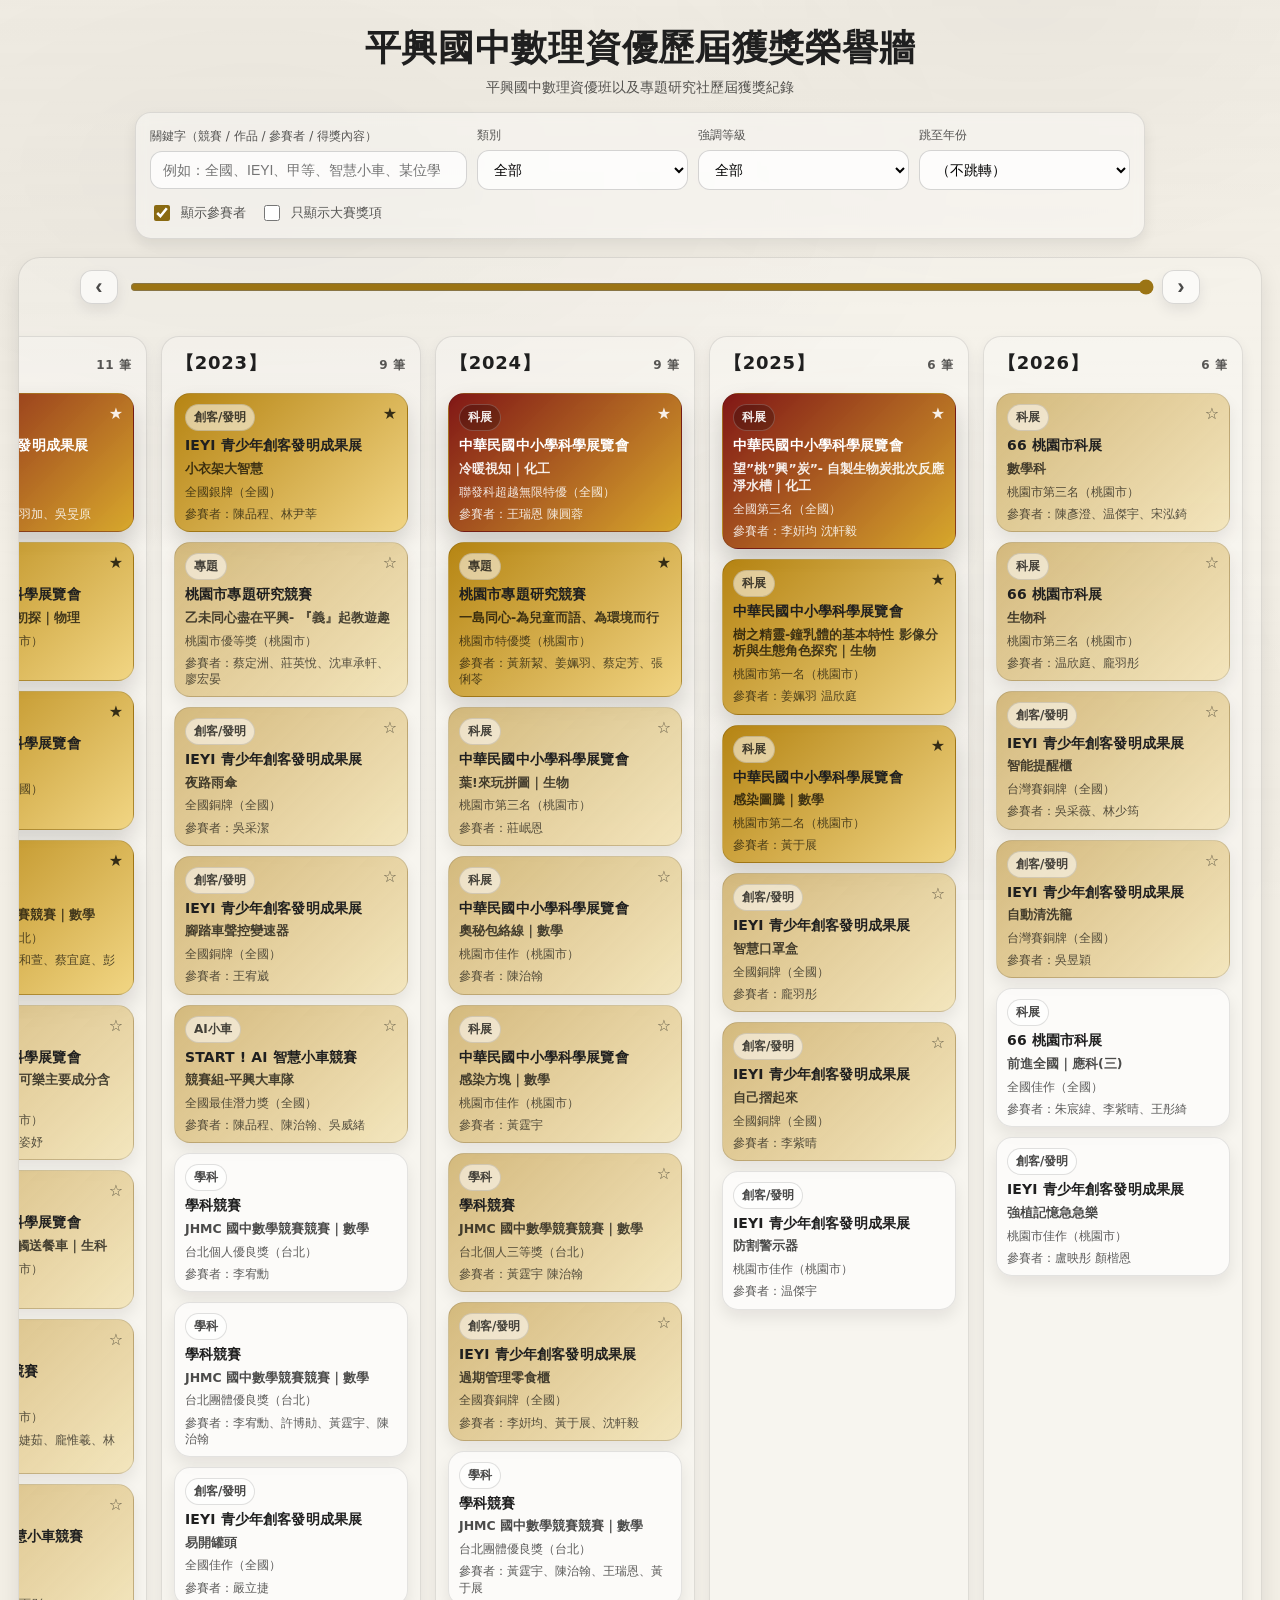
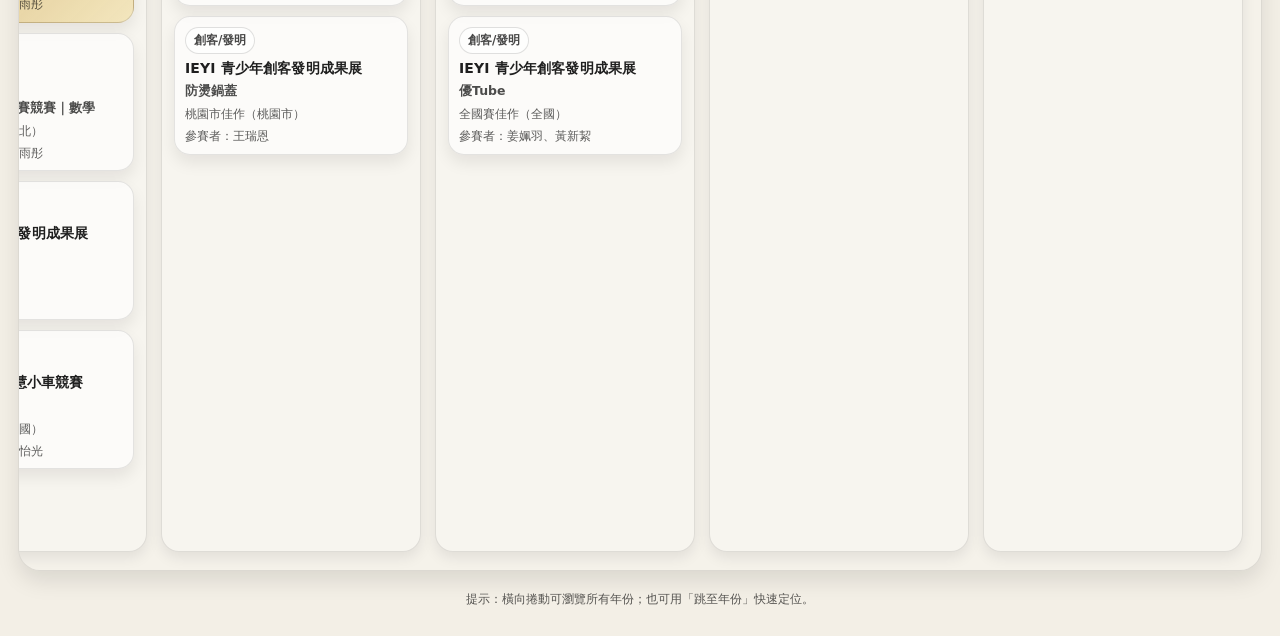
<file: index.html>
<!doctype html>
<html lang="zh-Hant">
<head>
  <meta charset="utf-8" />
  <meta name="viewport" content="width=device-width, initial-scale=1" />
  <title>平興國中｜歷屆獲獎資訊榮譽牆（依年度）</title>
  <style>
    :root { --bg:#f3efe6; --ink:#1f1f1f; --muted:rgba(0,0,0,.65);
      --shadow:0 10px 22px rgba(0,0,0,.10); --shadow-soft:0 6px 14px rgba(0,0,0,.08); --radius:16px;
      --tier-super-1:#7a0a0a; --tier-super-2:#d4a017; --tier-major-1:#b07b00; --tier-major-2:#f0d27a;
      --tier-mid-1:#c9a75a; --tier-mid-2:#f2e2b3; --tier-normal:rgba(255,255,255,.62);
    }
    html,body{height:100%;background:var(--bg);color:var(--ink);
      font-family:ui-sans-serif,system-ui,-apple-system,Segoe UI,Roboto,"Noto Sans TC","PingFang TC","Microsoft JhengHei",sans-serif;margin:0;}
    body::before{content:"";position:fixed;inset:0;pointer-events:none;
      background:radial-gradient(1200px 700px at 20% 20%, rgba(0,0,0,.06), transparent 60%),
                radial-gradient(900px 600px at 80% 0%, rgba(0,0,0,.05), transparent 55%),
                radial-gradient(800px 700px at 70% 85%, rgba(0,0,0,.05), transparent 60%),
                linear-gradient(0deg, rgba(255,255,255,.40), rgba(255,255,255,.10));
      mix-blend-mode:multiply;opacity:.7;}
    .wrap{position:relative;max-width:1600px;margin:0 auto;padding:28px 18px 28px;}
    header{display:grid;gap:10px;margin-bottom:14px;}
    .title{font-weight:900;letter-spacing:.02em;line-height:1.1;font-size:clamp(22px,2.8vw,44px);text-align:center;}
    .subtitle{text-align:center;color:var(--muted);font-size:14px;line-height:1.5;}
    .controls{display:grid;gap:10px;margin:14px auto 18px;max-width:980px;padding:14px;border:1px solid rgba(0,0,0,.10);
      border-radius:var(--radius);background:rgba(255,255,255,.38);box-shadow:var(--shadow-soft);backdrop-filter:blur(6px);}
    .controls-row{display:grid;grid-template-columns:1fr;gap:10px;}
    @media(min-width:900px){.controls-row{grid-template-columns:1.2fr .8fr .8fr .8fr;align-items:center;}}
    .control{display:grid;gap:6px;} label{font-size:12px;color:var(--muted);}
    input[type="search"],select{padding:10px 12px;border-radius:12px;border:1px solid rgba(0,0,0,.16);background:rgba(255,255,255,.75);outline:none;font-size:14px;}
    input[type="search"]:focus,select:focus{border-color:rgba(0,0,0,.32);box-shadow:0 0 0 4px rgba(0,0,0,.06);}
    .toggles{display:flex;gap:14px;flex-wrap:wrap;align-items:center;padding-top:2px;}
    .toggle{display:inline-flex;gap:8px;align-items:center;user-select:none;font-size:13px;color:var(--muted);}
    .toggle input{width:16px;height:16px;accent-color:#8a6a12;}
    .legend{display:flex;gap:10px;flex-wrap:wrap;align-items:center;justify-content:center;padding:2px 0 4px;color:var(--muted);font-size:12px;}
    .dot{display:inline-flex;align-items:center;gap:6px;padding:6px 10px;border-radius:999px;border:1px solid rgba(0,0,0,.10);background:rgba(255,255,255,.40);}
    .swatch{width:10px;height:10px;border-radius:3px;display:inline-block;border:1px solid rgba(0,0,0,.12);}
    .swatch.super{background:linear-gradient(135deg,var(--tier-super-1),var(--tier-super-2));}
    .swatch.major{background:linear-gradient(135deg,var(--tier-major-1),var(--tier-major-2));}
    .swatch.mid{background:linear-gradient(135deg,var(--tier-mid-1),var(--tier-mid-2));}
    .swatch.normal{background:rgba(255,255,255,.75);}
    .board{border-radius:22px;border:1px solid rgba(0,0,0,.10);background:rgba(255,255,255,.18);box-shadow:var(--shadow);overflow:hidden;}
    .year-nav{display:grid;grid-template-columns:auto 1fr auto;gap:10px;align-items:center;margin:12px auto 14px;max-width:1120px;padding:0 10px;}
    .scroll-btn{width:38px;height:34px;border-radius:12px;border:1px solid rgba(0,0,0,.14);background:rgba(255,255,255,.62);
      box-shadow:var(--shadow-soft);font-size:22px;line-height:1;font-weight:900;color:rgba(0,0,0,.70);cursor:pointer;}
    .scroll-btn:hover{background:rgba(255,255,255,.86);}
    .year-range{width:100%;accent-color:#9b7414;cursor:pointer;}
    .years{display:grid;grid-auto-flow:column;grid-auto-columns:minmax(260px,1fr);gap:14px;padding:18px;overflow-x:auto;scroll-snap-type:x mandatory;}
    .years::-webkit-scrollbar{height:10px;} .years::-webkit-scrollbar-thumb{background:rgba(0,0,0,.18);border-radius:999px;}
    .year{scroll-snap-align:start;border-radius:18px;background:rgba(255,255,255,.22);border:1px solid rgba(0,0,0,.10);
      box-shadow:var(--shadow-soft);display:grid;grid-template-rows:auto 1fr;min-height:360px;}
    .year-head{padding:14px 14px 8px;display:grid;gap:6px;}
    .year-title{font-weight:900;font-size:18px;letter-spacing:.04em;display:flex;justify-content:space-between;align-items:baseline;}
    .year-count{font-size:12px;color:var(--muted);font-weight:700;}
    .cards{padding:10px 12px 14px;display:grid;gap:10px;align-content:start;}
    .card{border-radius:16px;border:1px solid rgba(0,0,0,.10);background:var(--tier-normal);padding:10px 10px 9px;
      box-shadow:0 8px 16px rgba(0,0,0,.08);display:grid;gap:6px;position:relative;overflow:hidden;}
    .card.tier-super{background:linear-gradient(135deg, rgba(122,10,10,.95), rgba(212,160,23,.90));border-color:rgba(0,0,0,.14);color:#fff;box-shadow:0 14px 26px rgba(0,0,0,.18);}
    .card.tier-major{background:linear-gradient(135deg, rgba(176,123,0,.92), rgba(240,210,122,.92));border-color:rgba(0,0,0,.14);box-shadow:0 12px 22px rgba(0,0,0,.14);}
    .card.tier-mid{background:linear-gradient(135deg, rgba(201,167,90,.76), rgba(242,226,179,.84));border-color:rgba(0,0,0,.12);}
    .tag{display:inline-flex;align-items:center;gap:6px;width:fit-content;padding:4px 8px;border-radius:999px;font-size:12px;
      border:1px solid rgba(0,0,0,.12);background:rgba(255,255,255,.55);color:rgba(0,0,0,.72);font-weight:800;}
    .card.tier-super .tag{background:rgba(0,0,0,.25);border-color:rgba(255,255,255,.20);color:rgba(255,255,255,.92);}
    .headline{font-weight:900;font-size:14px;line-height:1.25;letter-spacing:.01em;}
    .sub{font-size:12.5px;line-height:1.35;color:rgba(0,0,0,.70);font-weight:650;}
    .card.tier-super .sub{color:rgba(255,255,255,.90);}
    .meta{font-size:12px;line-height:1.35;color:rgba(0,0,0,.64);}
    .card.tier-super .meta{color:rgba(255,255,255,.86);}
    .star{position:absolute;right:10px;top:10px;font-size:16px;opacity:.95;}
    .card.tier-super .star{color:rgba(255,255,255,.95);} .card.tier-major .star{color:rgba(0,0,0,.80);}
    .card.tier-mid .star{color:rgba(0,0,0,.60);} .card.tier-normal .star{display:none;}
    .foot{text-align:center;color:var(--muted);font-size:12px;margin-top:12px;padding:8px 0 0;}
    .empty{padding:14px;border-radius:16px;border:1px dashed rgba(0,0,0,.22);color:var(--muted);background:rgba(255,255,255,.40);font-size:13px;line-height:1.45;}
  </style>
</head>
<body>
  <div class="wrap">
    <header>
      <div class="title">平興國中數理資優歷屆獲獎榮譽牆</div>
      <div class="subtitle">平興國中數理資優班以及專題研究社歷屆獲獎紀錄</div>
    </header>

    <section class="controls" aria-label="filters">
      <div class="controls-row">
        <div class="control">
          <label for="q">關鍵字（競賽 / 作品 / 參賽者 / 得獎內容）</label>
          <input id="q" type="search" placeholder="例如：全國、IEYI、甲等、智慧小車、某位學生姓名…" />
        </div>
        <div class="control">
          <label for="tag">類別</label>
          <select id="tag"><option value="">全部</option></select>
        </div>
        <div class="control">
          <label for="tier">強調等級</label>
          <select id="tier">
            <option value="">全部</option>
            <option value="super">重要大獎（最高）</option>
            <option value="major">重要大獎</option>
            <option value="mid">中度強調</option>
            <option value="normal">一般</option>
          </select>
        </div>
        <div class="control">
          <label for="jump">跳至年份</label>
          <select id="jump"><option value="">（不跳轉）</option></select>
        </div>
      </div>

      <div class="toggles">
        <label class="toggle"><input id="showPeople" type="checkbox" checked />顯示參賽者</label>
        <label class="toggle"><input id="collapseSmall" type="checkbox" />只顯示大賽獎項</label>
      </div>

    </section>

    <section class="board" aria-label="award wall">
      <div class="year-nav" aria-label="年份左右滑桿">
        <button id="scrollLeft" class="scroll-btn" type="button" aria-label="向左滑動">‹</button>
        <input id="yearRange" class="year-range" type="range" min="0" max="0" value="0" aria-label="年份橫向滑桿" />
        <button id="scrollRight" class="scroll-btn" type="button" aria-label="向右滑動">›</button>
      </div>
      <div id="years" class="years"></div>
    </section>

    <div class="foot">提示：橫向捲動可瀏覽所有年份；也可用「跳至年份」快速定位。</div>
  </div>

<script>
  const AWARDS = [{"year":2016,"group":"發明展/創客","tag":"創客/發明","competition":"IEYI 青少年創客發明成果展","field":"","project":"多功能折疊梳","participants":"李安蕎、邱曉慧","award_text":"桃園市甲等","level":"桃園市","prize":"甲等","tier":"normal"},{"year":2016,"group":"發明展/創客","tag":"創客/發明","competition":"IEYI 青少年創客發明成果展","field":"","project":"空氣清淨安全帽","participants":"湯奉璋、彭太相","award_text":"桃園市佳作","level":"桃園市","prize":"佳作","tier":"normal"},{"year":2016,"group":"發明展/創客","tag":"創客/發明","competition":"IEYI 青少年創客發明成果展","field":"","project":"行李摩擦器","participants":"李安蕎、邱曉慧","award_text":"桃園市甲等","level":"桃園市","prize":"甲等","tier":"normal"},{"year":2016,"group":"發明展/創客","tag":"創客/發明","competition":"IEYI 青少年創客發明成果展","field":"","project":"防濺牛排盤","participants":"張藝馨","award_text":"IEYI銅牌","level":"IEYI","prize":"銅牌","tier":"mid"},{"year":2016,"group":"發明展/創客","tag":"創客/發明","competition":"IEYI 青少年創客發明成果展","field":"","project":"防遺失之廁所掛勾","participants":"廖恩莆、王荻羲、陳華嚴","award_text":"IEYI銀牌","level":"IEYI","prize":"銀牌","tier":"major"},{"year":2020,"group":"發明展/創客","tag":"創客/發明","competition":"IEYI 青少年創客發明成果展","field":"","project":"多功能飲料提袋","participants":"李怡蓁、胡惠晴、黃政鴻","award_text":"IEYI佳作","level":"IEYI","prize":"佳作","tier":"normal"},{"year":2020,"group":"發明展/創客","tag":"創客/發明","competition":"IEYI 青少年創客發明成果展","field":"","project":"臨時保溫袋","participants":"李冠霖、張宇杰","award_text":"桃園市佳作","level":"桃園市","prize":"佳作","tier":"normal"},{"year":2022,"group":"發明展/創客","tag":"創客/發明","competition":"IEYI 青少年創客發明成果展","field":"","project":"塵服於我","participants":"倪沁政、唐羽加、吳旻原","award_text":"世界銀牌","level":"世界","prize":"銀牌","tier":"super"},{"year":2022,"group":"發明展/創客","tag":"創客/發明","competition":"IEYI 青少年創客發明成果展","field":"","project":"多功能震動提醒器","participants":"蔡雨彤","award_text":"全國佳作","level":"全國","prize":"佳作","tier":"normal"},{"year":2023,"group":"發明展/創客","tag":"創客/發明","competition":"IEYI 青少年創客發明成果展","field":"","project":"夜路雨傘","participants":"吳采潔","award_text":"全國銅牌","level":"全國","prize":"銅牌","tier":"mid"},{"year":2023,"group":"發明展/創客","tag":"創客/發明","competition":"IEYI 青少年創客發明成果展","field":"","project":"小衣架大智慧","participants":"陳品程、林尹莘","award_text":"全國銀牌","level":"全國","prize":"銀牌","tier":"major"},{"year":2023,"group":"發明展/創客","tag":"創客/發明","competition":"IEYI 青少年創客發明成果展","field":"","project":"易開罐頭","participants":"嚴立捷","award_text":"全國佳作","level":"全國","prize":"佳作","tier":"normal"},{"year":2023,"group":"發明展/創客","tag":"創客/發明","competition":"IEYI 青少年創客發明成果展","field":"","project":"腳踏車聲控變速器","participants":"王宥崴","award_text":"全國銅牌","level":"全國","prize":"銅牌","tier":"mid"},{"year":2023,"group":"發明展/創客","tag":"創客/發明","competition":"IEYI 青少年創客發明成果展","field":"","project":"防燙鍋蓋","participants":"王瑞恩","award_text":"桃園市佳作","level":"桃園市","prize":"佳作","tier":"normal"},{"year":2024,"group":"發明展/創客","tag":"創客/發明","competition":"IEYI 青少年創客發明成果展","field":"","project":"優Tube","participants":"姜姵羽、黃新絜","award_text":"全國賽佳作","level":"全國","prize":"佳作","tier":"normal"},{"year":2024,"group":"發明展/創客","tag":"創客/發明","competition":"IEYI 青少年創客發明成果展","field":"","project":"過期管理零食櫃","participants":"李姸均、黃于展、沈軒毅","award_text":"全國賽銅牌","level":"全國","prize":"銅牌","tier":"mid"},{"year":2025,"group":"發明展/創客","tag":"創客/發明","competition":"IEYI 青少年創客發明成果展","field":"","project":"智慧口罩盒","participants":"龐羽彤","award_text":"全國銅牌","level":"全國","prize":"銅牌","tier":"mid"},{"year":2025,"group":"發明展/創客","tag":"創客/發明","competition":"IEYI 青少年創客發明成果展","field":"","project":"自己摺起來","participants":"李紫晴","award_text":"全國銅牌","level":"全國","prize":"銅牌","tier":"mid"},{"year":2025,"group":"發明展/創客","tag":"創客/發明","competition":"IEYI 青少年創客發明成果展","field":"","project":"防割警示器","participants":"温傑宇","award_text":"桃園市佳作","level":"桃園市","prize":"佳作","tier":"normal"},{"year":2026,"group":"發明展/創客","tag":"創客/發明","competition":"IEYI 青少年創客發明成果展","field":"","project":"強植記憶急急樂","participants":"盧映彤 顏楷恩","award_text":"桃園市佳作","level":"桃園市","prize":"佳作","tier":"normal"},{"year":2026,"group":"發明展/創客","tag":"創客/發明","competition":"IEYI 青少年創客發明成果展","field":"","project":"智能提醒櫃","participants":"吳采薇、林少筠","award_text":"台灣賽銅牌","level":"全國","prize":"銅牌","tier":"mid"},{"year":2026,"group":"發明展/創客","tag":"創客/發明","competition":"IEYI 青少年創客發明成果展","field":"","project":"自動清洗籠","participants":"吳昱穎","award_text":"台灣賽銅牌","level":"全國","prize":"銅牌","tier":"mid"},{"year":2022,"group":"智慧小車","tag":"AI小車","competition":"START ! AI 智慧小車競賽","field":"","project":"救急剎車裝置","participants":"彭翔禹、陳怡光","award_text":"全國最佳技術獎","level":"全國","prize":"最佳技術獎","tier":"normal"},{"year":2022,"group":"智慧小車","tag":"AI小車","competition":"START ! AI 智慧小車競賽","field":"","project":"智慧門","participants":"林和萱、蔡雨彤","award_text":"全國佳作","level":"全國","prize":"佳作","tier":"mid"},{"year":2023,"group":"智慧小車","tag":"AI小車","competition":"START ! AI 智慧小車競賽","field":"","project":"競賽組-平興大車隊","participants":"陳品程、陳治翰、吳威緒","award_text":"全國最佳潛力獎","level":"全國","prize":"最佳潛力獎","tier":"mid"},{"year":2017,"group":"科展","tag":"科展","competition":"中華民國中小學科學展覽會","field":"化學","project":"『白糖變黑蛇』三部曲-蛇砲的原理大解密","participants":"顏子胤、曾祥峻、張仁德","award_text":"桃園市第二名","level":"桃園市","prize":"第二名","tier":"major"},{"year":2017,"group":"科展","tag":"科展","competition":"中華民國中小學科學展覽會","field":"應用","project":"粉來油去~澱粉對油脂吸收能力的探討","participants":"李安蕎","award_text":"桃園市第二名","level":"桃園市","prize":"第二名","tier":"major"},{"year":2017,"group":"科展","tag":"科展","competition":"中華民國中小學科學展覽會","field":"數學","project":"87士兵團團轉","participants":"王荻羲、彭太相","award_text":"桃園市第二名","level":"桃園市","prize":"第二名","tier":"major"},{"year":2017,"group":"科展","tag":"科展","competition":"中華民國中小學科學展覽會","field":"數學","project":"§雙三角‧終結者§","participants":"邱曉慧、陳嘉妘","award_text":"全國最佳教材獎","level":"全國","prize":"最佳教材獎","tier":"major"},{"year":2017,"group":"科展","tag":"科展","competition":"中華民國中小學科學展覽會","field":"物理","project":"聲聲不息~閉管內的駐波探討","participants":"廖恩莆","award_text":"桃園市第二名","level":"桃園市","prize":"第二名","tier":"major"},{"year":2018,"group":"科展","tag":"科展","competition":"中華民國中小學科學展覽會","field":"化學","project":"酸鹽酸語-探討酸遇碳酸鹽類反應速率的關係","participants":"胡耕歷","award_text":"桃園市第三名","level":"桃園市","prize":"第三名","tier":"mid"},{"year":2018,"group":"科展","tag":"科展","competition":"中華民國中小學科學展覽會","field":"應用","project":"波光流轉-Ooho的光學性質探討","participants":"李名安","award_text":"桃園市第二名","level":"桃園市","prize":"第二名","tier":"major"},{"year":2018,"group":"科展","tag":"科展","competition":"中華民國中小學科學展覽會","field":"數學","project":"§海盜的大難題","participants":"陳珮萱","award_text":"桃園市佳作","level":"桃園市","prize":"佳作","tier":"normal"},{"year":2018,"group":"科展","tag":"科展","competition":"中華民國中小學科學展覽會","field":"物理","project":"Velocity V.S Sticky—探討速度和黏滯性的關係","participants":"謝御軒","award_text":"全國探究精神獎","level":"全國","prize":"探究精神獎","tier":"major"},{"year":2018,"group":"科展","tag":"科展","competition":"中華民國中小學科學展覽會","field":"物理","project":"暢行無阻?-探討牛頓流體的阻力關係","participants":"朱軒緯","award_text":"桃園市第二名","level":"桃園市","prize":"第二名","tier":"major"},{"year":2018,"group":"科展","tag":"科展","competition":"中華民國中小學科學展覽會","field":"物理","project":"深不可測?~液體折射率探討","participants":"關羽捷、黃鑫","award_text":"桃園市佳作","level":"桃園市","prize":"佳作","tier":"normal"},{"year":2018,"group":"科展","tag":"科展","competition":"中華民國中小學科學展覽會","field":"物理","project":"聲意盎然~閉管駐波聲速的探討","participants":"顏子胤","award_text":"桃園市第二名","level":"桃園市","prize":"第二名","tier":"major"},{"year":2018,"group":"科展","tag":"科展","competition":"中華民國中小學科學展覽會","field":"生物","project":"介殼蟲的生活史與植物間的依互關係","participants":"葉承宗","award_text":"平鎮區第三名","level":"","prize":"平鎮區第三名","tier":"normal"},{"year":2019,"group":"科展","tag":"科展","competition":"中華民國中小學科學展覽會","field":"化學","project":"奇晶再現~探討天氣瓶的結晶速率","participants":"邱世億","award_text":"平鎮區第三名","level":"","prize":"平鎮區第三名","tier":"normal"},{"year":2019,"group":"科展","tag":"科展","competition":"中華民國中小學科學展覽會","field":"應用","project":"碗盤亮晶晶-探究不同植物精油在清潔劑中的妙用","participants":"朱家君","award_text":"平鎮區第一名","level":"","prize":"平鎮區第一名","tier":"normal"},{"year":2019,"group":"科展","tag":"科展","competition":"中華民國中小學科學展覽會","field":"數學","project":"這就視秘密","participants":"王承皓、林宸安","award_text":"桃園市第二名","level":"桃園市","prize":"第二名","tier":"major"},{"year":2019,"group":"科展","tag":"科展","competition":"中華民國中小學科學展覽會","field":"物理","project":"想黏牽掛~探討不同液體的黏滯性關係","participants":"黃鑫","award_text":"桃園市第二名","level":"桃園市","prize":"第二名","tier":"major"},{"year":2019,"group":"科展","tag":"科展","competition":"中華民國中小學科學展覽會","field":"物理","project":"有繩有水?~探討繩子的出水量關係","participants":"黃奕達、宋樂","award_text":"桃園市第三名","level":"桃園市","prize":"第三名","tier":"mid"},{"year":2019,"group":"科展","tag":"科展","competition":"中華民國中小學科學展覽會","field":"生物","project":"強『熊』vs.PM2.5-細懸浮微粒汙染物對苔蘚生物相的影響","participants":"林裕翔、林盟富","award_text":"桃園市第二名","level":"桃園市","prize":"第二名","tier":"major"},{"year":2020,"group":"科展","tag":"科展","competition":"中華民國中小學科學展覽會","field":"數學","project":"必勝雙三角","participants":"李玟卉、劉宥慧","award_text":"桃園市佳作","level":"桃園市","prize":"佳作","tier":"normal"},{"year":2020,"group":"科展","tag":"科展","competition":"中華民國中小學科學展覽會","field":"物理","project":"光芒四射-探討光遇到塑膠膜其光學性質關係","participants":"黃柏予、李怡蓁、胡惠晴","award_text":"桃園市第一名","level":"桃園市","prize":"第一名","tier":"major"},{"year":2020,"group":"科展","tag":"科展","competition":"中華民國中小學科學展覽會","field":"物理","project":"完美迫降-探討藍寶石玻璃的光學與抗摔性質","participants":"王立騰","award_text":"桃園市第三名","level":"桃園市","prize":"第三名","tier":"mid"},{"year":2020,"group":"科展","tag":"科展","competition":"中華民國中小學科學展覽會","field":"物理","project":"滴水穿沙-沙子在液體中的阻力與運動關係","participants":"陳聖全、蔡承瀚","award_text":"平鎮區第三名","level":"","prize":"平鎮區第三名","tier":"normal"},{"year":2020,"group":"科展","tag":"科展","competition":"中華民國中小學科學展覽會","field":"生物","project":"「精」神奕?抑?-左手香精油對小白菜種子萌發及幼苗發育的影響研究","participants":"李永瀚、朱家君","award_text":"桃園市第二名","level":"桃園市","prize":"第二名","tier":"major"},{"year":2020,"group":"科展","tag":"科展","competition":"中華民國中小學科學展覽會","field":"生科","project":"線與面的境界變化-用函數畫3D","participants":"蕭鼎軒","award_text":"桃園市第三名","level":"桃園市","prize":"第三名","tier":"mid"},{"year":2021,"group":"科展","tag":"科展","competition":"中華民國中小學科學展覽會","field":"生物","project":"時來『蘊』轉","participants":"蔡宜庭、王巧伶","award_text":"桃園市第二名","level":"桃園市","prize":"第二名","tier":"major"},{"year":2022,"group":"科展","tag":"科展","competition":"中華民國中小學科學展覽會","field":"化學","project":"喝可樂就快樂\n探究可樂主要成分含量之研究","participants":"彭鼎硯、劉姿妤","award_text":"桃園市第三名","level":"桃園市","prize":"第三名","tier":"mid"},{"year":2022,"group":"科展","tag":"科展","competition":"中華民國中小學科學展覽會","field":"物理","project":"細胞質流的物理學初探","participants":"許博勛","award_text":"桃園市第一名","level":"桃園市","prize":"第一名","tier":"major"},{"year":2022,"group":"科展","tag":"科展","competition":"中華民國中小學科學展覽會","field":"生物","project":"蘊轉手之鍊","participants":"蔡宜庭","award_text":"全國探究精神獎","level":"全國","prize":"探究精神獎","tier":"major"},{"year":2022,"group":"科展","tag":"科展","competition":"中華民國中小學科學展覽會","field":"生科","project":"餐廳裡的IOT-無接觸送餐車","participants":"林和萱","award_text":"桃園市第三名","level":"桃園市","prize":"第三名","tier":"mid"},{"year":2024,"group":"科展","tag":"科展","competition":"中華民國中小學科學展覽會","field":"化工","project":"冷暖視知","participants":"王瑞恩 陳圓蓉","award_text":"聯發科超越無限特優","level":"全國","prize":"聯發科超越無限特優","tier":"super"},{"year":2024,"group":"科展","tag":"科展","competition":"中華民國中小學科學展覽會","field":"生物","project":"葉!來玩拼圖","participants":"莊岷恩","award_text":"桃園市第三名","level":"桃園市","prize":"第三名","tier":"mid"},{"year":2024,"group":"科展","tag":"科展","competition":"中華民國中小學科學展覽會","field":"數學","project":"奧秘包絡線","participants":"陳治翰","award_text":"桃園市佳作","level":"桃園市","prize":"佳作","tier":"mid"},{"year":2024,"group":"科展","tag":"科展","competition":"中華民國中小學科學展覽會","field":"數學","project":"感染方塊","participants":"黃霆宇","award_text":"桃園市佳作","level":"桃園市","prize":"佳作","tier":"mid"},{"year":2025,"group":"科展","tag":"科展","competition":"中華民國中小學科學展覽會","field":"化工","project":"望”桃”興”炭”-\n自製生物炭批次反應淨水槽","participants":"李姸均 沈軒毅","award_text":"全國第三名","level":"全國","prize":"第三名","tier":"super"},{"year":2025,"group":"科展","tag":"科展","competition":"中華民國中小學科學展覽會","field":"生物","project":"樹之精靈-鐘乳體的基本特性\n影像分析與生態角色探究","participants":"姜姵羽 温欣庭","award_text":"桃園市第一名","level":"桃園市","prize":"第一名","tier":"major"},{"year":2025,"group":"科展","tag":"科展","competition":"中華民國中小學科學展覽會","field":"數學","project":"感染圖騰","participants":"黃于展","award_text":"桃園市第二名","level":"桃園市","prize":"第二名","tier":"major"},{"year":2026,"group":"科展","tag":"科展","competition":"66 桃園市科展","field":"應科(三)","project":"前進全國","participants":"朱宸緯、李紫晴、王彤綺","award_text":"桃園市第一名","level":"桃園市","prize":"第一名","tier":"major"},{"year":2026,"group":"科展","tag":"科展","competition":"66 桃園市科展","field":"數學科","project":"","participants":"陳彥澄、温傑宇、宋泓錡","award_text":"桃園市第三名","level":"桃園市","prize":"第三名","tier":"mid"},{"year":2026,"group":"科展","tag":"科展","competition":"66 桃園市科展","field":"生物科","project":"","participants":"温欣庭、龐羽彤","award_text":"桃園市第三名","level":"桃園市","prize":"第三名","tier":"mid"},{"year":2022,"group":"專題研究","tag":"專題","competition":"桃園市專題研究競賽","field":"","project":"媒體『食』讀","participants":"蔡宜庭、彭婕茹、龐惟羲、林尹莘","award_text":"桃園市優等獎","level":"桃園市","prize":"優等獎","tier":"mid"},{"year":2023,"group":"專題研究","tag":"專題","competition":"桃園市專題研究競賽","field":"","project":"乙未同心盡在平興- 『義』起教遊趣","participants":"蔡定洲、莊英悅、沈車承軒、廖宏晏","award_text":"桃園市優等獎","level":"桃園市","prize":"優等獎","tier":"mid"},{"year":2024,"group":"專題研究","tag":"專題","competition":"桃園市專題研究競賽","field":"","project":"一島同心-為兒童而語、為環境而行","participants":"黃新絜、姜姵羽、蔡定芳、張俐苓","award_text":"桃園市特優獎","level":"桃園市","prize":"特優獎","tier":"major"},{"year":2017,"group":"學科/其他競賽","tag":"學科","competition":"學科競賽","field":"自然","project":"國中自然科學奧林匹亞競賽","participants":"張藝馨、廖恩莆、王荻羲","award_text":"桃園市佳作","level":"桃園市","prize":"佳作","tier":"normal"},{"year":2017,"group":"學科/其他競賽","tag":"學科","competition":"學科競賽","field":"數學","project":"JHMC 國中數學競賽競賽","participants":"廖恩莆、李安蕎、王荻羲、張藝馨","award_text":"台北團體優良獎","level":"台北","prize":"團體優良獎","tier":"normal"},{"year":2017,"group":"學科/其他競賽","tag":"學科","competition":"學科競賽","field":"自然","project":"國中自然科學奧林匹亞競賽","participants":"李安蕎","award_text":"桃園市銅牌","level":"桃園市","prize":"銅牌","tier":"mid"},{"year":2018,"group":"學科/其他競賽","tag":"學科","competition":"學科競賽","field":"數學","project":"JHMC 國中數學競賽競賽","participants":"陳珮萱","award_text":"台北個人優良獎","level":"台北","prize":"個人優良獎","tier":"normal"},{"year":2018,"group":"學科/其他競賽","tag":"學科","competition":"學科競賽","field":"數學","project":"JHMC 國中數學競賽競賽","participants":"葉承宗、顏子胤、陳珮萱、王承皓","award_text":"台北團體優良獎","level":"台北","prize":"團體優良獎","tier":"normal"},{"year":2019,"group":"學科/其他競賽","tag":"學科","competition":"學科競賽","field":"數學","project":"JHMC 國中數學競賽競賽","participants":"王承皓","award_text":"台北個人二等獎","level":"台北","prize":"個人二等獎","tier":"major"},{"year":2019,"group":"學科/其他競賽","tag":"學科","competition":"學科競賽","field":"數學","project":"JHMC 國中數學競賽競賽","participants":"關羽捷","award_text":"台北個人三等獎","level":"台北","prize":"個人三等獎","tier":"mid"},{"year":2019,"group":"學科/其他競賽","tag":"學科","competition":"學科競賽","field":"數學","project":"JHMC 國中數學競賽競賽","participants":"王承皓、林宸安、邱世億、關羽捷","award_text":"台北團體優良獎","level":"台北","prize":"團體優良獎","tier":"normal"},{"year":2019,"group":"學科/其他競賽","tag":"學科","competition":"學科競賽","field":"數學","project":"桃園市生活科技創意競賽","participants":"王承皓、邱世億、宋樂","award_text":"最佳精品獎","level":"","prize":"最佳精品獎","tier":"normal"},{"year":2020,"group":"學科/其他競賽","tag":"學科","competition":"學科競賽","field":"數學","project":"JHMC 國中數學競賽競賽","participants":"黃柏予","award_text":"台北個人一等獎","level":"台北","prize":"個人一等獎","tier":"super"},{"year":2020,"group":"學科/其他競賽","tag":"學科","competition":"學科競賽","field":"數學","project":"JHMC 國中數學競賽競賽","participants":"李永瀚、盧廷暉、李玟卉、黃柏予","award_text":"台北團體優良獎","level":"台北","prize":"團體優良獎","tier":"normal"},{"year":2020,"group":"學科/其他競賽","tag":"學科","competition":"學科競賽","field":"生科","project":"桃園市生活科技創意競賽","participants":"彭翔禹、蔡雨彤、彭鼎硯","award_text":"最佳創意獎","level":"","prize":"最佳創意獎","tier":"normal"},{"year":2021,"group":"學科/其他競賽","tag":"學科","competition":"學科競賽","field":"數學","project":"JHMC 國中數學競賽競賽","participants":"陳孝傑","award_text":"台北個人優良獎","level":"台北","prize":"個人優良獎","tier":"normal"},{"year":2021,"group":"學科/其他競賽","tag":"學科","competition":"學科競賽","field":"數學","project":"JHMC 國中數學競賽競賽","participants":"陳孝傑、郭家芸、張宇杰、蔡雨彤","award_text":"台北團體優良獎","level":"台北","prize":"團體優良獎","tier":"normal"},{"year":2022,"group":"學科/其他競賽","tag":"學科","competition":"學科競賽","field":"數學","project":"JHMC 國中數學競賽競賽","participants":"林和萱、蔡雨彤","award_text":"台北個人優良獎","level":"台北","prize":"個人優良獎","tier":"normal"},{"year":2022,"group":"學科/其他競賽","tag":"學科","competition":"學科競賽","field":"數學","project":"JHMC 國中數學競賽競賽","participants":"蔡雨彤、林和萱、蔡宜庭、彭翔禹","award_text":"台北團體三等獎","level":"台北","prize":"團體三等獎","tier":"major"},{"year":2023,"group":"學科/其他競賽","tag":"學科","competition":"學科競賽","field":"數學","project":"JHMC 國中數學競賽競賽","participants":"李宥勳","award_text":"台北個人優良獎","level":"台北","prize":"個人優良獎","tier":"normal"},{"year":2023,"group":"學科/其他競賽","tag":"學科","competition":"學科競賽","field":"數學","project":"JHMC 國中數學競賽競賽","participants":"李宥勳、許博勛、黃霆宇、陳治翰","award_text":"台北團體優良獎","level":"台北","prize":"團體優良獎","tier":"normal"},{"year":2024,"group":"學科/其他競賽","tag":"學科","competition":"學科競賽","field":"數學","project":"JHMC 國中數學競賽競賽","participants":"黃霆宇 陳治翰","award_text":"台北個人三等獎","level":"台北","prize":"個人三等獎","tier":"mid"},{"year":2024,"group":"學科/其他競賽","tag":"學科","competition":"學科競賽","field":"數學","project":"JHMC 國中數學競賽競賽","participants":"黃霆宇、陳治翰、王瑞恩、黃于展","award_text":"台北團體優良獎","level":"台北","prize":"團體優良獎","tier":"normal"}];
  // 2026 應科(三)全國賽成績更新。
  Object.assign(
    AWARDS.find(a => a.year === 2026 && a.competition === '66 桃園市科展' && a.field === '應科(三)'),
    { award_text: '全國佳作', level: '全國', prize: '佳作', tier: 'normal' }
  );

  const YEARS = [2016, 2017, 2018, 2019, 2020, 2021, 2022, 2023, 2024, 2025, 2026];

  const uniqTags = Array.from(new Set(AWARDS.map(a => a.tag))).sort((a,b)=>a.localeCompare(b,'zh-Hant'));
  const tagSel = document.getElementById('tag');
  uniqTags.forEach(t => { const opt=document.createElement('option'); opt.value=t; opt.textContent=t; tagSel.appendChild(opt); });

  const jumpSel = document.getElementById('jump');
  YEARS.forEach(y => { const opt=document.createElement('option'); opt.value=String(y); opt.textContent=String(y); jumpSel.appendChild(opt); });

  const state = { q:"", tag:"", tier:"", showPeople:true, collapseSmall:false };

  function normalize(s){ return (s||"").toString().trim().toLowerCase(); }
  function matchesQuery(a,q){
    if(!q) return true;
    const hay=[a.year,a.tag,a.group,a.competition,a.field,a.project,a.participants,a.award_text,a.level,a.prize].join(" ");
    return normalize(hay).includes(normalize(q));
  }
  function tierRank(t){ if(t==='super') return 4; if(t==='major') return 3; if(t==='mid') return 2; return 1; }
  function escapeHtml(str){
    return (str ?? "").toString()
      .replaceAll("&","&amp;").replaceAll("<","&lt;").replaceAll(">","&gt;")
      .replaceAll('"',"&quot;").replaceAll("'","&#39;");
  }

  function render(){
    const wrap=document.getElementById('years');
    wrap.innerHTML="";

    const filtered=AWARDS.filter(a=>{
      if(!matchesQuery(a,state.q)) return false;
      if(state.tag && a.tag!==state.tag) return false;
      if(state.tier && a.tier!==state.tier) return false;
      if(state.collapseSmall && a.tier==='normal') return false;
      return true;
    });

    const byYear=new Map();
    YEARS.forEach(y=>byYear.set(y,[]));
    filtered.forEach(a=>{ if(!byYear.has(a.year)) byYear.set(a.year,[]); byYear.get(a.year).push(a); });

    for(const y of YEARS){
      const col=document.createElement('section');
      col.className="year"; col.id="year-"+y;

      const list=(byYear.get(y)||[]).slice().sort((a,b)=>{
        const tr=tierRank(b.tier)-tierRank(a.tier);
        if(tr!==0) return tr;
        return (a.competition||"").localeCompare((b.competition||""),'zh-Hant');
      });

      const head=document.createElement('div');
      head.className="year-head";
      head.innerHTML=`<div class="year-title"><span>【${y}】</span><span class="year-count">${list.length} 筆</span></div>`;
      col.appendChild(head);

      const cards=document.createElement('div');
      cards.className="cards";

      if(list.length===0){
        const empty=document.createElement('div');
        empty.className="empty";
        empty.textContent="（目前篩選條件下，此年度沒有符合的項目）";
        cards.appendChild(empty);
      }else{
        for(const a of list){
          const c=document.createElement('article');
          c.className="card tier-"+a.tier;

          const star=(a.tier==='super')?"★":(a.tier==='major')?"★":(a.tier==='mid')?"☆":"";
          const headline=a.competition||"(未填競賽名稱)";
          const parts=[];
          if(a.project) parts.push(a.project);
          if(a.field) parts.push(a.field);
          const sub=parts.join("｜");

          const awardLine=[a.award_text,a.level].filter(Boolean).join("（") + (a.level ? "）" : "");
          const people=(state.showPeople && a.participants) ? `<div class="meta">參賽者：${escapeHtml(a.participants)}</div>` : "";

          c.innerHTML=`
            <div class="star">${star}</div>
            <div class="tag">${escapeHtml(a.tag)}</div>
            <div class="headline">${escapeHtml(headline)}</div>
            ${sub ? `<div class="sub">${escapeHtml(sub)}</div>` : ``}
            <div class="meta">${escapeHtml(awardLine || "")}</div>
            ${people}
          `;
          cards.appendChild(c);
        }
      }

      col.appendChild(cards);
      wrap.appendChild(col);
    }
    requestAnimationFrame(syncYearRange);
  }

  function scrollToLatestYear(){
    const wrap=document.getElementById('years');
    wrap.scrollLeft=wrap.scrollWidth;
    syncYearRange();
  }

  function syncYearRange(){
    const wrap=document.getElementById('years');
    const range=document.getElementById('yearRange');
    range.max=Math.max(0, wrap.scrollWidth-wrap.clientWidth);
    range.value=Math.min(wrap.scrollLeft, Number(range.max));
  }

  function scrollYearsBy(direction){
    const wrap=document.getElementById('years');
    const max=Math.max(0, wrap.scrollWidth-wrap.clientWidth);
    const step=Math.max(260, wrap.clientWidth*.75);
    wrap.scrollLeft=Math.max(0, Math.min(max, wrap.scrollLeft + direction * step));
    syncYearRange();
  }

  const q=document.getElementById('q');
  const tier=document.getElementById('tier');
  const showPeople=document.getElementById('showPeople');
  const collapseSmall=document.getElementById('collapseSmall');
  const yearsWrap=document.getElementById('years');
  const yearRange=document.getElementById('yearRange');
  const scrollLeft=document.getElementById('scrollLeft');
  const scrollRight=document.getElementById('scrollRight');

  q.addEventListener('input',e=>{ state.q=e.target.value||""; render(); });
  tagSel.addEventListener('change',e=>{ state.tag=e.target.value||""; render(); });
  tier.addEventListener('change',e=>{ state.tier=e.target.value||""; render(); });
  showPeople.addEventListener('change',e=>{ state.showPeople=!!e.target.checked; render(); });
  collapseSmall.addEventListener('change',e=>{ state.collapseSmall=!!e.target.checked; render(); });
  jumpSel.addEventListener('change',e=>{ const y=e.target.value; if(!y) return; const el=document.getElementById('year-'+y); if(el) el.scrollIntoView({behavior:"smooth", inline:"start"}); });
  yearsWrap.addEventListener('scroll',syncYearRange,{passive:true});
  yearRange.addEventListener('input',e=>{ yearsWrap.scrollLeft=Number(e.target.value); });
  scrollLeft.addEventListener('click',()=>scrollYearsBy(-1));
  scrollRight.addEventListener('click',()=>scrollYearsBy(1));
  window.addEventListener('resize',syncYearRange);

  render();
  requestAnimationFrame(scrollToLatestYear);
</script>
</body>
</html>
</file>
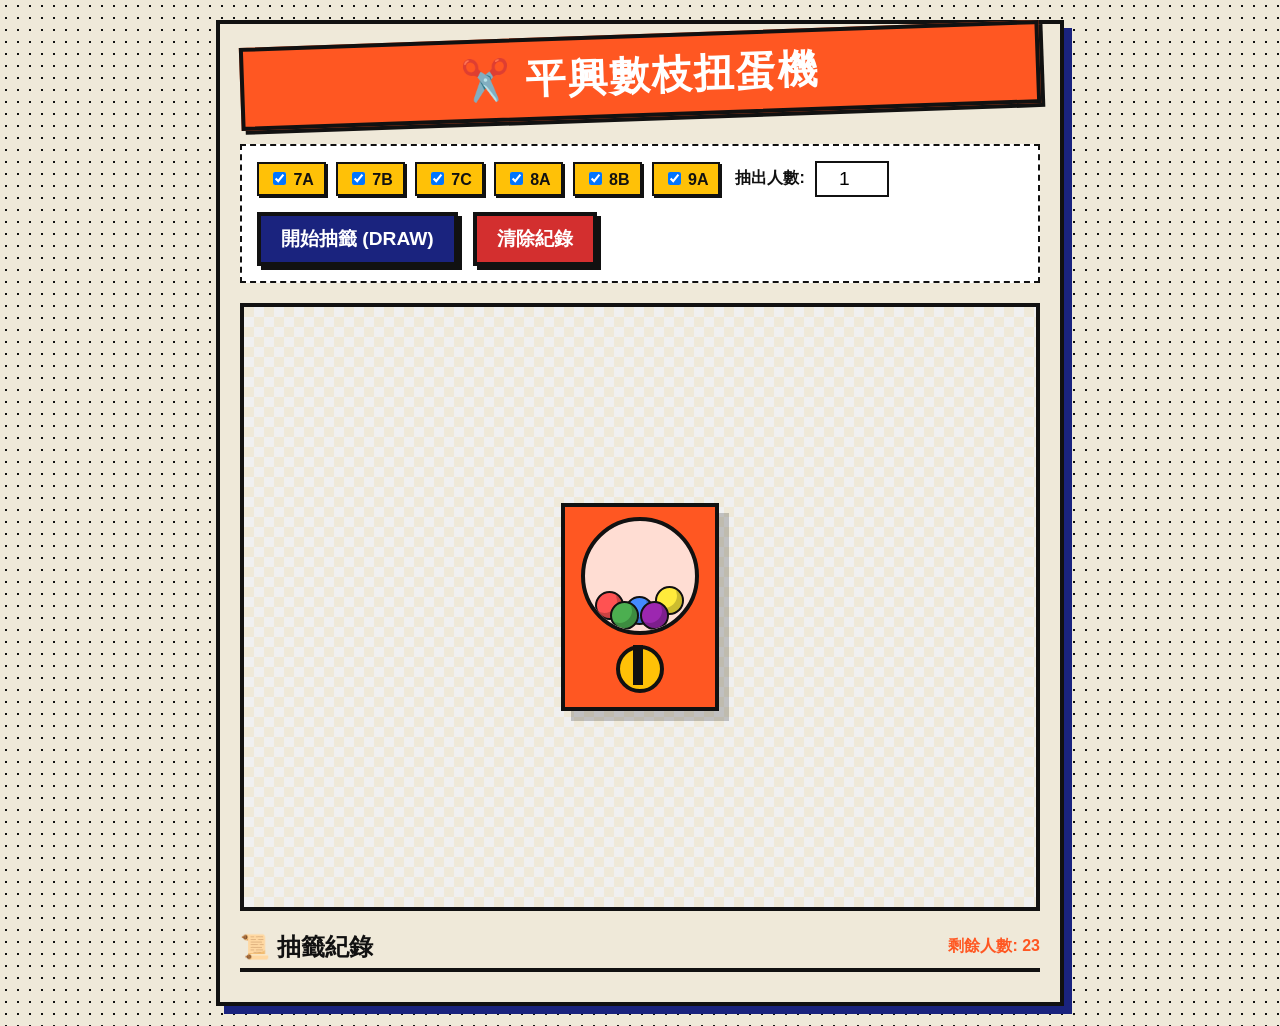
<file: gacha-legacy.html>
<!DOCTYPE html>
<html lang="zh-TW">
<head>
    <meta charset="UTF-8">
    <meta name="viewport" content="width=device-width, initial-scale=1.0">
    <title>平興數枝扭蛋機</title>
    <style>
        /* 復古拼貼賽博龐克 & 混合媒介風格 */
        :root {
            --bg-paper: #EFE9D9;
            --primary-orange: #FF5722;
            --primary-blue: #1A237E;
            --accent-yellow: #FFC107;
            --black: #111111;
            --border-thick: 4px solid var(--black);
        }

        body {
            background-color: var(--bg-paper);
            color: var(--black);
            font-family: 'Helvetica Neue', Arial, 'Microsoft JhengHei', sans-serif;
            margin: 0;
            padding: 20px;
            /* 網點背景效果 */
            background-image: radial-gradient(var(--black) 10%, transparent 10%);
            background-size: 12px 12px;
            background-position: 0 0, 6px 6px;
            display: flex;
            flex-direction: column;
            align-items: center;
        }

        .container {
            background-color: var(--bg-paper);
            border: var(--border-thick);
            box-shadow: 8px 8px 0px var(--primary-blue);
            max-width: 800px;
            width: 100%;
            padding: 20px;
            position: relative;
            z-index: 1;
        }

        h1 {
            text-align: center;
            font-size: 2.5rem;
            text-transform: uppercase;
            letter-spacing: 2px;
            background-color: var(--primary-orange);
            color: white;
            padding: 10px;
            border: var(--border-thick);
            transform: rotate(-2deg);
            margin-top: -10px;
            box-shadow: 4px 4px 0px var(--black);
        }

        /* 控制面板 */
        .controls {
            display: flex;
            flex-wrap: wrap;
            gap: 15px;
            margin-bottom: 20px;
            background-color: #fff;
            padding: 15px;
            border: 2px dashed var(--black);
        }

        .checkbox-group {
            display: flex;
            gap: 10px;
            flex-wrap: wrap;
            align-items: center;
            font-weight: bold;
        }

        .checkbox-group label {
            background-color: var(--accent-yellow);
            padding: 5px 10px;
            border: 2px solid var(--black);
            cursor: pointer;
            box-shadow: 2px 2px 0px var(--black);
            transition: transform 0.1s;
        }
        
        .checkbox-group label:active {
            transform: translate(2px, 2px);
            box-shadow: 0px 0px 0px var(--black);
        }

        .input-group {
            display: flex;
            align-items: center;
            gap: 10px;
            font-weight: bold;
        }

        input[type="number"] {
            width: 60px;
            padding: 5px;
            font-size: 1.2rem;
            border: 2px solid var(--black);
            text-align: center;
        }

        .btn {
            background-color: var(--primary-blue);
            color: white;
            border: var(--border-thick);
            padding: 10px 20px;
            font-size: 1.2rem;
            font-weight: bold;
            cursor: pointer;
            box-shadow: 4px 4px 0px var(--black);
            text-transform: uppercase;
            transition: all 0.1s;
        }

        .btn:hover {
            background-color: #283593;
        }

        .btn:active {
            transform: translate(4px, 4px);
            box-shadow: 0px 0px 0px var(--black);
        }

        .btn-clear {
            background-color: #d32f2f;
        }

        /* 扭蛋機動畫區 */
        .gacha-area {
            height: 600px; /* ★ 高度提高到 600px */
            border: var(--border-thick);
            background-color: #fff;
            position: relative;
            overflow: hidden;
            display: flex;
            justify-content: center;
            align-items: center;
            margin-bottom: 20px;
            background: linear-gradient(45deg, #f0f0f0 25%, transparent 25%, transparent 75%, #f0f0f0 75%, #f0f0f0), 
                        linear-gradient(45deg, #f0f0f0 25%, transparent 25%, transparent 75%, #f0f0f0 75%, #f0f0f0);
            background-size: 20px 20px;
            background-position: 0 0, 10px 10px;
        }

        .machine {
            width: 150px;
            height: 200px;
            background-color: var(--primary-orange);
            border: var(--border-thick);
            position: relative;
            z-index: 2;
            box-shadow: 10px 10px 0px rgba(0,0,0,0.2);
        }

        .machine-glass {
            width: 110px;
            height: 110px;
            background-color: rgba(255,255,255,0.8);
            border: var(--border-thick);
            border-radius: 50%;
            margin: 10px auto;
            position: relative;
            overflow: hidden;
        }

        /* ★ 新增：內部裝飾用小扭蛋 */
        .deco-ball {
            position: absolute;
            width: 25px;
            height: 25px;
            border: 2px solid var(--black);
            border-radius: 50%;
            /* 加上內陰影讓它更立體 */
            box-shadow: inset -5px -5px 0px rgba(0,0,0,0.2);
        }

        .knob {
            width: 40px;
            height: 40px;
            background-color: var(--accent-yellow);
            border: var(--border-thick);
            border-radius: 50%;
            margin: 10px auto;
            position: relative;
        }

        .knob::after {
            content: '';
            position: absolute;
            width: 10px;
            height: 40px;
            background-color: var(--black);
            left: 13px;
            top: -4px;
        }

        .gacha-ball {
            width: 60px;
            height: 60px;
            border: var(--border-thick);
            border-radius: 50%;
            position: absolute;
            top: 50%;
            left: 50%;
            transform: translate(-50%, -50%);
            background: linear-gradient(to bottom, #ff5252 50%, #fff 50%);
            z-index: 3;
            display: none;
        }

        /* 撕紙邊緣顯示結果 */
        .result-reveal {
            position: absolute;
            top: 50%;
            left: 50%;
            transform: translate(-50%, -50%) scale(0);
            background-color: #fff;
            padding: 25px 50px;
            z-index: 10;
            text-align: center;
            max-height: 85%; /* 防止紙條超出動畫區 */
            display: flex;
            flex-direction: column;
            width: 250px;
            /* 模擬撕紙邊緣 */
            clip-path: polygon(
                0% 2%, 5% 0%, 10% 4%, 15% 1%, 20% 3%, 25% 0%, 30% 3%, 35% 1%, 40% 4%, 45% 0%, 50% 3%, 55% 1%, 60% 4%, 65% 0%, 70% 3%, 75% 0%, 80% 2%, 85% 1%, 90% 4%, 95% 0%, 100% 2%,
                100% 98%, 95% 100%, 90% 96%, 85% 99%, 80% 97%, 75% 100%, 70% 96%, 65% 99%, 60% 96%, 55% 99%, 50% 97%, 45% 99%, 40% 96%, 35% 99%, 30% 97%, 25% 100%, 20% 96%, 15% 99%, 10% 96%, 5% 100%, 0% 98%
            );
            transition: transform 0.5s cubic-bezier(0.175, 0.885, 0.32, 1.275);
            border: 2px solid rgba(0,0,0,0.1);
        }

        .result-reveal.show {
            transform: translate(-50%, -50%) scale(1);
        }

        .result-reveal h2 {
            margin: 0 0 10px 0;
            color: var(--primary-blue);
            font-size: 1.8rem;
            letter-spacing: 1px;
            flex-shrink: 0;
        }

        /* 滑動視窗限制區塊 */
        .names-window {
            overflow: hidden;
            flex-grow: 1;
            position: relative;
            /* 讓上下邊緣有淡淡的漸層消失效果 */
            -webkit-mask-image: linear-gradient(to bottom, transparent 0%, black 10%, black 90%, transparent 100%);
            mask-image: linear-gradient(to bottom, transparent 0%, black 10%, black 90%, transparent 100%);
        }

        .drawn-names {
            font-size: 1.4rem;
            font-weight: bold;
            color: var(--primary-orange);
            padding: 20px 0; 
            position: relative;
        }

        /* CSS 動態往復滾動動畫 */
        @keyframes pingPongScroll {
            0%, 15% { transform: translateY(0); }
            85%, 100% { transform: translateY(var(--scroll-dist)); }
        }

        /* 放射狀光芒 (爆開效果) */
        .sunburst {
            position: absolute;
            top: -50%;
            left: -50%;
            width: 200%;
            height: 200%;
            background: repeating-conic-gradient(var(--accent-yellow) 0 15deg, transparent 15deg 30deg);
            z-index: 1;
            animation: rotate 10s linear infinite;
            display: none;
            opacity: 0.8;
        }

        /* 歷史紀錄區 */
        .history-section {
            display: flex;
            flex-direction: column;
            gap: 10px;
        }

        .history-title {
            font-size: 1.5rem;
            font-weight: bold;
            border-bottom: var(--border-thick);
            padding-bottom: 5px;
            display: flex;
            justify-content: space-between;
            align-items: center;
        }

        .history-list {
            display: flex;
            flex-wrap: wrap;
            gap: 10px;
        }

        .history-item {
            background-color: var(--primary-blue);
            color: white;
            padding: 5px 10px;
            border: 2px solid var(--black);
            font-weight: bold;
            box-shadow: 2px 2px 0px var(--black);
            animation: popIn 0.3s ease-out;
        }

        /* 動畫 Keyframes */
        @keyframes shake {
            0% { transform: translate(1px, 1px) rotate(0deg); }
            10% { transform: translate(-1px, -2px) rotate(-1deg); }
            20% { transform: translate(-3px, 0px) rotate(1deg); }
            30% { transform: translate(3px, 2px) rotate(0deg); }
            40% { transform: translate(1px, -1px) rotate(1deg); }
            50% { transform: translate(-1px, 2px) rotate(-1deg); }
            60% { transform: translate(-3px, 1px) rotate(0deg); }
            70% { transform: translate(3px, 1px) rotate(-1deg); }
            80% { transform: translate(-1px, -1px) rotate(1deg); }
            90% { transform: translate(1px, 2px) rotate(0deg); }
            100% { transform: translate(1px, -2px) rotate(-1deg); }
        }

        @keyframes dropBall {
            0% { top: 30%; left: 50%; transform: translate(-50%, -50%) scale(0.5); opacity: 0; }
            20% { opacity: 1; }
            100% { top: 75%; left: 50%; transform: translate(-50%, -50%) scale(1) rotate(360deg); } /* 因為高度變高，微調掉落終點比例 */
        }

        @keyframes rotate {
            100% { transform: rotate(360deg); }
        }

        @keyframes popIn {
            0% { transform: scale(0); }
            80% { transform: scale(1.1); }
            100% { transform: scale(1); }
        }

        /* ★ 新增：小扭蛋瘋狂彈跳的 Keyframes */
        @keyframes bounce1 {
            0%, 100% { transform: translate(0, 0); }
            33% { transform: translate(25px, -45px) rotate(45deg); }
            66% { transform: translate(40px, -15px) rotate(90deg); }
        }
        @keyframes bounce2 {
            0%, 100% { transform: translate(0, 0); }
            33% { transform: translate(-30px, -40px) rotate(-45deg); }
            66% { transform: translate(-15px, -55px) rotate(-90deg); }
        }
        @keyframes bounce3 {
            0%, 100% { transform: translate(0, 0); }
            33% { transform: translate(-20px, -50px) rotate(60deg); }
            66% { transform: translate(20px, -20px) rotate(120deg); }
        }

        .animating-machine {
            animation: shake 0.5s;
            animation-iteration-count: 3; /* 震動 1.5 秒 */
        }
        
        .animating-knob {
            animation: rotate 1.5s linear;
        }

        .animating-ball {
            display: block;
            animation: dropBall 1s forwards;
        }

        /* 當玻璃罩加上 .animating-balls 時，裡面的小球開始亂跳 */
        .animating-balls .ball-1 { animation: bounce1 0.35s infinite ease-in-out; }
        .animating-balls .ball-2 { animation: bounce2 0.28s infinite ease-in-out; }
        .animating-balls .ball-3 { animation: bounce3 0.32s infinite ease-in-out; }
        .animating-balls .ball-4 { animation: bounce2 0.40s infinite ease-in-out reverse; }
        .animating-balls .ball-5 { animation: bounce1 0.30s infinite ease-in-out reverse; }

    </style>
</head>
<body>

<div class="container">
    <h1>✂️ 平興數枝扭蛋機</h1>

    <div class="controls">
        <div class="checkbox-group" id="group-checkboxes">
            </div>
        
        <div class="input-group">
            <label for="draw-count">抽出人數:</label>
            <input type="number" id="draw-count" value="1" min="1" max="15">
        </div>

        <button class="btn" id="btn-draw">開始抽籤 (DRAW)</button>
        <button class="btn btn-clear" id="btn-clear">清除紀錄</button>
    </div>

    <div class="gacha-area">
        <div class="sunburst" id="sunburst"></div>
        <div class="machine" id="machine">
            <div class="machine-glass" id="machine-glass">
                <div class="deco-ball ball-1" style="background:#ff5252; top:70px; left:10px;"></div>
                <div class="deco-ball ball-2" style="background:#448aff; top:75px; left:40px;"></div>
                <div class="deco-ball ball-3" style="background:#ffeb3b; top:65px; left:70px;"></div>
                <div class="deco-ball ball-4" style="background:#4caf50; top:80px; left:25px;"></div>
                <div class="deco-ball ball-5" style="background:#9c27b0; top:80px; left:55px;"></div>
            </div>
            <div class="knob" id="knob"></div>
        </div>
        <div class="gacha-ball" id="gacha-ball"></div>
        
        <div class="result-reveal" id="result-reveal">
            <h2>🎉 中獎名單 🎉</h2>
            <div class="names-window" id="names-window">
                <div class="drawn-names" id="drawn-names"></div>
            </div>
        </div>
    </div>

    <div class="history-section">
        <div class="history-title">
            <span>📜 抽籤紀錄</span>
            <span id="remaining-count" style="font-size: 1rem; color: var(--primary-orange);">剩餘人數: 0</span>
        </div>
        <div class="history-list" id="history-list">
            </div>
    </div>
</div>

<script>
    // 原始資料
    const rawData = `分組	班級	座號	姓名
7A	703	17	許羽昀
7A	708	10	黃以理
7A	708	27	盧映彤
7A	711	13	饒閔元
7B	701	14	吳采薇
7B	701	17	林少筠
7B	705	2	余侑霖
7B	706	2	吳昱穎
7C	712	13	顏楷恩
7C	713	27	鍾妍瑾
7C	714	11	賴韋諺
7C	715	5	柯炳綸
8A	802	2	宋泓錡
8A	802	29	朱宸緯
8A	803	29	王彤綺
8A	803	19	李紫晴
8B	807	6	陳彥澄
8B	807	8	温傑宇
8B	809	25	温欣庭
8B	812	29	龐羽彤
9A	905	4	沈軒毅
9A	910	17	李姸均
9A	911	7	黃于展`;

    let students = [];
    let groups = new Set();
    let isAnimating = false;

    // 解析資料
    function parseData() {
        const lines = rawData.trim().split('\n');
        for (let i = 1; i < lines.length; i++) {
            const [group, classNum, seatNum, name] = lines[i].split('\t');
            if (group && name) {
                students.push({
                    group: group.trim(),
                    classNum: classNum.trim(),
                    seatNum: seatNum.trim(),
                    name: name.trim(),
                    drawn: false
                });
                groups.add(group.trim());
            }
        }
    }

    // 初始化 UI
    function initUI() {
        const checkboxContainer = document.getElementById('group-checkboxes');
        Array.from(groups).sort().forEach(group => {
            const label = document.createElement('label');
            const checkbox = document.createElement('input');
            checkbox.type = 'checkbox';
            checkbox.value = group;
            checkbox.checked = true;
            checkbox.addEventListener('change', updateRemainingCount);
            
            label.appendChild(checkbox);
            label.appendChild(document.createTextNode(' ' + group));
            checkboxContainer.appendChild(label);
        });
        updateRemainingCount();
    }

    // 取得當前可抽籤的名單
    function getAvailableStudents() {
        const selectedGroups = Array.from(document.querySelectorAll('#group-checkboxes input:checked')).map(cb => cb.value);
        return students.filter(s => selectedGroups.includes(s.group) && !s.drawn);
    }

    function updateRemainingCount() {
        const available = getAvailableStudents().length;
        document.getElementById('remaining-count').innerText = `剩餘人數: ${available}`;
    }

    // 抽籤主邏輯
    function drawLots() {
        if (isAnimating) return;

        const countInput = parseInt(document.getElementById('draw-count').value);
        if (isNaN(countInput) || countInput < 1) {
            alert("請輸入有效的抽出人數！");
            return;
        }

        const availableStudents = getAvailableStudents();
        if (availableStudents.length === 0) {
            alert("目前選擇的分組已經沒有未抽出的學生了！請勾選其他組別或清除紀錄。");
            return;
        }

        const drawCount = Math.min(countInput, availableStudents.length);
        if (countInput > availableStudents.length) {
            alert(`注意：所選分組僅剩 ${availableStudents.length} 人，將全數抽出。`);
        }

        let shuffled = [...availableStudents].sort(() => 0.5 - Math.random());
        let winners = shuffled.slice(0, drawCount);

        winners.forEach(w => {
            const index = students.findIndex(s => s.name === w.name && s.group === w.group);
            if (index !== -1) students[index].drawn = true;
        });

        playAnimation(winners);
    }

    // 播放復古動畫
    function playAnimation(winners) {
        isAnimating = true;
        const machine = document.getElementById('machine');
        const machineGlass = document.getElementById('machine-glass'); // 取得玻璃罩元素
        const knob = document.getElementById('knob');
        const ball = document.getElementById('gacha-ball');
        const reveal = document.getElementById('result-reveal');
        const sunburst = document.getElementById('sunburst');
        const namesContainer = document.getElementById('drawn-names');

        reveal.classList.remove('show');
        sunburst.style.display = 'none';
        ball.style.display = 'none';
        ball.style.animation = 'none';
        
        // 進入前先取消原本的滑動動畫
        namesContainer.style.animation = 'none';
        namesContainer.style.transform = 'translateY(0)';

        // 啟動機器震動與內部扭蛋彈跳
        machine.classList.add('animating-machine');
        knob.classList.add('animating-knob');
        machineGlass.classList.add('animating-balls'); // ★ 觸發小球彈跳

        setTimeout(() => {
            // 停止機器震動與內部扭蛋彈跳
            machine.classList.remove('animating-machine');
            knob.classList.remove('animating-knob');
            machineGlass.classList.remove('animating-balls'); // ★ 停止小球彈跳
            
            ball.style.display = 'block';
            ball.style.animation = 'dropBall 1s forwards cubic-bezier(0.25, 1, 0.5, 1)';

            setTimeout(() => {
                ball.style.display = 'none';
                sunburst.style.display = 'block';
                
                namesContainer.innerHTML = winners.map(w => 
                    `<div>${w.group} - ${w.classNum}班 ${w.seatNum}號 <br> <span style="font-size: 1.8rem;">${w.name}</span></div>`
                ).join('<hr style="border-top: 2px dashed #111; margin: 10px 0;">');

                reveal.classList.add('show');

                // 計算名單高度，決定是否啟動往復滑動動畫
                setTimeout(() => {
                    const windowEl = document.getElementById('names-window');
                    const overage = namesContainer.scrollHeight - windowEl.clientHeight;
                    
                    if (overage > 0) {
                        namesContainer.style.setProperty('--scroll-dist', `-${overage}px`);
                        const duration = Math.max(3, overage / 30); 
                        namesContainer.style.animation = `pingPongScroll ${duration}s ease-in-out 1s infinite alternate`;
                    }
                }, 550); 

                addToHistory(winners);
                updateRemainingCount();
                
                setTimeout(() => {
                    isAnimating = false;
                }, 500);

            }, 1100); 

        }, 1500); // 機器震動時間
    }

    function addToHistory(winners) {
        const historyList = document.getElementById('history-list');
        winners.forEach(w => {
            const item = document.createElement('div');
            item.className = 'history-item';
            item.innerText = `${w.group} | ${w.name}`;
            historyList.insertBefore(item, historyList.firstChild);
        });
    }

    function clearHistory() {
        if (isAnimating) return;
        if (confirm("確定要清除所有抽籤紀錄嗎？這將重置所有學生的抽籤狀態。")) {
            students.forEach(s => s.drawn = false);
            document.getElementById('history-list').innerHTML = '';
            document.getElementById('result-reveal').classList.remove('show');
            document.getElementById('sunburst').style.display = 'none';
            document.getElementById('drawn-names').style.animation = 'none';
            updateRemainingCount();
        }
    }

    document.getElementById('btn-draw').addEventListener('click', drawLots);
    document.getElementById('btn-clear').addEventListener('click', clearHistory);

    parseData();
    initUI();
</script>

</body>
</html>
</file>
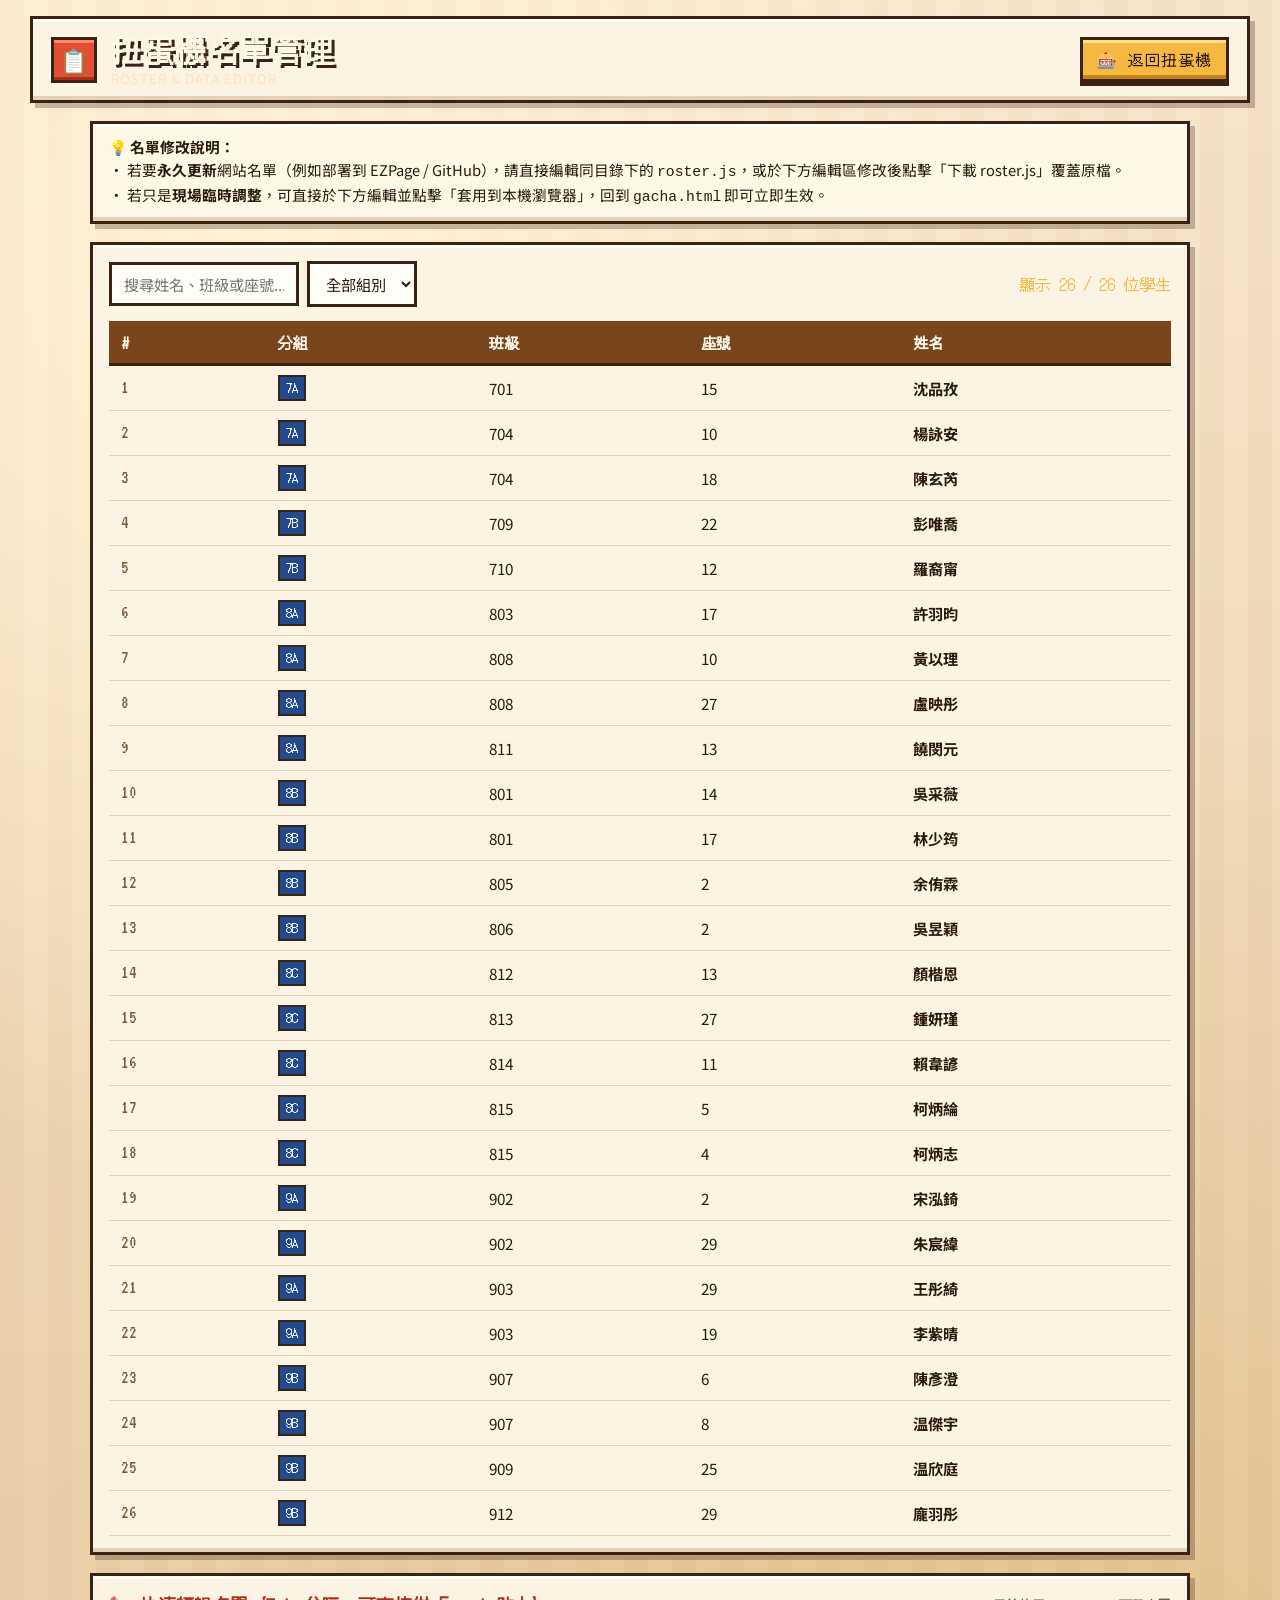
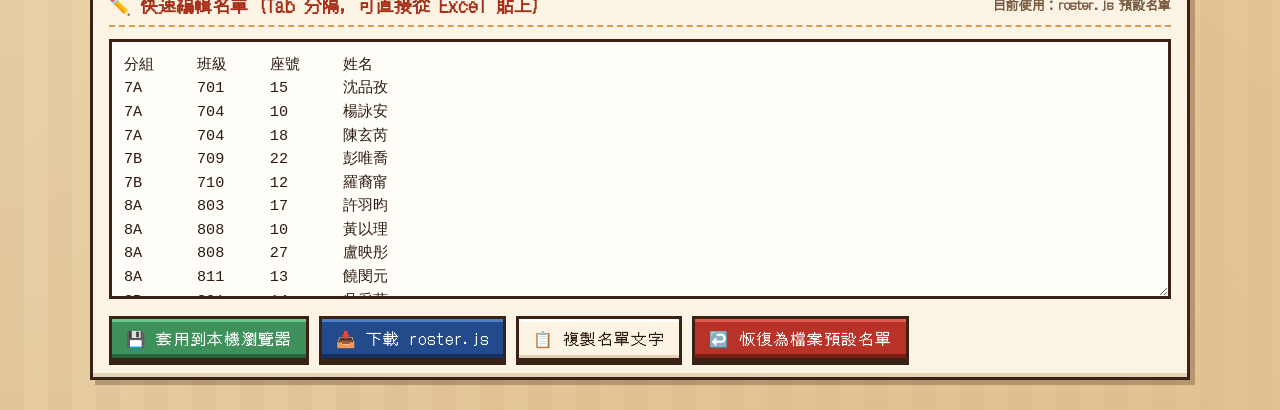
<file: roster.html>
<!DOCTYPE html>
<html lang="zh-TW">
<head>
    <meta charset="UTF-8">
    <meta name="viewport" content="width=device-width, initial-scale=1.0">
    <title>名單管理 | 平興數枝扭蛋機</title>
    <meta name="description" content="平興數枝扭蛋機學生名單檢視、編輯與匯出頁面">
    <link rel="stylesheet" href="gacha-style.css">
</head>
<body>

<header class="top-bar pixel-box">
    <div class="brand-wrap">
        <div class="brand-badge" aria-hidden="true">📋</div>
        <div>
            <h1 class="brand-title">扭蛋機名單管理</h1>
            <div class="brand-sub">ROSTER &amp; DATA EDITOR</div>
        </div>
    </div>

    <nav class="nav-actions">
        <a href="gacha.html" class="px-btn px-btn-gold">🎰 返回扭蛋機</a>
    </nav>
</header>

<main class="roster-container">
    <div class="notice-banner pixel-box">
        💡 <strong>名單修改說明：</strong><br>
        • 若要<strong>永久更新</strong>網站名單（例如部署到 EZPage / GitHub），請直接編輯同目錄下的 <code>roster.js</code>，或於下方編輯區修改後點擊「下載 roster.js」覆蓋原檔。<br>
        • 若只是<strong>現場臨時調整</strong>，可直接於下方編輯並點擊「套用到本機瀏覽器」，回到 <code>gacha.html</code> 即可立即生效。
    </div>

    <!-- 名單檢視表格 -->
    <section class="pixel-box roster-table-wrap">
        <div class="roster-toolbar" style="padding: 0 0 14px 0;">
            <div class="roster-filters">
                <input type="text" id="search-input" class="px-input" placeholder="搜尋姓名、班級或座號...">
                <select id="group-filter" class="px-input">
                    <option value="ALL">全部組別</option>
                </select>
            </div>
            <div id="roster-count-badge" style="font-family: var(--font-pixel); color: var(--gacha-gold);">
                共 0 位學生
            </div>
        </div>

        <table class="roster-table">
            <thead>
                <tr>
                    <th>#</th>
                    <th>分組</th>
                    <th>班級</th>
                    <th>座號</th>
                    <th>姓名</th>
                </tr>
            </thead>
            <tbody id="roster-tbody"></tbody>
        </table>
    </section>

    <!-- 直接編輯與匯出區 -->
    <section class="pixel-box panel-section">
        <h2 class="section-heading">
            <span>✏️ 快速編輯名單 (Tab 分隔，可直接從 Excel 貼上)</span>
            <span id="custom-status" style="font-size: 0.8rem; color: var(--ink-muted);">目前使用：檔案預設名單</span>
        </h2>

        <textarea id="raw-editor" class="roster-editor-textarea" spellcheck="false"></textarea>

        <div style="display: flex; flex-wrap: wrap; gap: 10px; margin-top: 12px;">
            <button type="button" class="px-btn px-btn-green" id="btn-save-local">💾 套用到本機瀏覽器</button>
            <button type="button" class="px-btn px-btn-blue" id="btn-download-js">📥 下載 roster.js</button>
            <button type="button" class="px-btn" id="btn-copy-raw">📋 複製名單文字</button>
            <button type="button" class="px-btn px-btn-danger" id="btn-reset-default">↩️ 恢復為檔案預設名單</button>
        </div>
    </section>
</main>

<script src="roster.js"></script>
<script>
    (function () {
        const editor = document.getElementById('raw-editor');
        const tbody = document.getElementById('roster-tbody');
        const groupFilter = document.getElementById('group-filter');
        const searchInput = document.getElementById('search-input');
        const countBadge = document.getElementById('roster-count-badge');
        const customStatus = document.getElementById('custom-status');

        let currentStudents = [];

        function loadCurrentRoster() {
            const info = window.getActiveGachaRoster();
            currentStudents = info.students;
            editor.value = info.rawText.trim();

            if (info.isCustom) {
                customStatus.textContent = '目前使用：★ 本機瀏覽器自訂名單';
                customStatus.style.color = 'var(--gacha-gold)';
            } else {
                customStatus.textContent = '目前使用：roster.js 預設名單';
                customStatus.style.color = 'var(--ink-muted)';
            }

            // 更新組別下拉選單
            const prevVal = groupFilter.value;
            const groups = Array.from(new Set(currentStudents.map(s => s.group))).sort();
            groupFilter.innerHTML = '<option value="ALL">全部組別</option>';
            groups.forEach(g => {
                const opt = document.createElement('option');
                opt.value = g;
                opt.textContent = g;
                groupFilter.appendChild(opt);
            });
            if (groups.includes(prevVal)) groupFilter.value = prevVal;

            renderTable();
        }

        function renderTable() {
            const q = searchInput.value.trim().toLowerCase();
            const grp = groupFilter.value;

            const filtered = currentStudents.filter(s => {
                if (grp !== 'ALL' && s.group !== grp) return false;
                if (!q) return true;
                return (
                    s.name.toLowerCase().includes(q) ||
                    s.classNum.toLowerCase().includes(q) ||
                    s.seatNum.toLowerCase().includes(q) ||
                    s.group.toLowerCase().includes(q)
                );
            });

            countBadge.textContent = `顯示 ${filtered.length} / ${currentStudents.length} 位學生`;

            if (filtered.length === 0) {
                tbody.innerHTML = '<tr><td colspan="5" style="text-align:center; color:var(--ink-muted); padding:20px;">沒有符合條件的學生資料</td></tr>';
                return;
            }

            tbody.innerHTML = filtered.map((s, idx) => `
                <tr>
                    <td style="color:var(--ink-muted); font-family:var(--font-num); font-size:1.2rem;">${idx + 1}</td>
                    <td><span class="winner-group-tag">${s.group}</span></td>
                    <td>${s.classNum}</td>
                    <td>${s.seatNum}</td>
                    <td style="font-weight:700; color:var(--ink-light);">${s.name}</td>
                </tr>
            `).join('');
        }

        document.getElementById('btn-save-local').addEventListener('click', () => {
            const text = editor.value.trim();
            const parsed = window.parseGachaRawData(text);
            if (parsed.length === 0) {
                alert('解析失敗：請確認格式為「分組[Tab]班級[Tab]座號[Tab]姓名」，且至少有一筆學生資料。');
                return;
            }
            localStorage.setItem(window.GACHA_ROSTER_STORAGE_KEY, text);
            loadCurrentRoster();
            alert(`已套用 ${parsed.length} 位學生名單到本機瀏覽器！回到 gacha.html 即可使用。`);
        });

        document.getElementById('btn-reset-default').addEventListener('click', () => {
            if (confirm('確定要清除本機自訂名單，恢復成 roster.js 的預設名單嗎？')) {
                localStorage.removeItem(window.GACHA_ROSTER_STORAGE_KEY);
                loadCurrentRoster();
            }
        });

        document.getElementById('btn-copy-raw').addEventListener('click', async () => {
            try {
                await navigator.clipboard.writeText(editor.value);
                alert('已複製名單文字到剪貼簿！');
            } catch (e) {
                editor.select();
                document.execCommand('copy');
                alert('已複製名單文字到剪貼簿！');
            }
        });

        document.getElementById('btn-download-js').addEventListener('click', () => {
            const text = editor.value.trim();
            const parsed = window.parseGachaRawData(text);
            if (parsed.length === 0) {
                alert('名單內容無效，無法匯出 roster.js。');
                return;
            }
            // 確保第一行有標題列
            const lines = text.split(/\r?\n/);
            const normalized = lines[0].startsWith('分組') ? text : `分組\t班級\t座號\t姓名\n${text}`;
            const escaped = normalized.replace(/`/g, '\\`');

            const fileContent = `/**
 * 平興數枝扭蛋機 - 獨立名單資料檔 (roster.js)
 */
window.GACHA_RAW_DATA = \`${escaped}\`;

window.GACHA_ROSTER_STORAGE_KEY = 'psjh_gacha_custom_roster_v1';

window.parseGachaRawData = ${window.parseGachaRawData.toString()};

window.getActiveGachaRoster = ${window.getActiveGachaRoster.toString()};
`;
            const blob = new Blob([fileContent], { type: 'application/javascript;charset=utf-8' });
            const url = URL.createObjectURL(blob);
            const a = document.createElement('a');
            a.href = url;
            a.download = 'roster.js';
            a.click();
            URL.revokeObjectURL(url);
        });

        searchInput.addEventListener('input', renderTable);
        groupFilter.addEventListener('change', renderTable);

        loadCurrentRoster();
    })();
</script>

</body>
</html>
</file>
<file: gacha-style.css>
@import url('https://fonts.googleapis.com/css2?family=DotGothic16&family=Noto+Sans+TC:wght@500;700;900&family=VT323&display=swap');

:root {
    /* 溫暖復古雜貨店 (柑仔店) 色票 */
    --bg-warm-top: #f6e7cb;
    --bg-warm-bot: #e6cba0;
    --wood-light: #d99b52;
    --wood-mid: #b87333;
    --wood-dark: #7a451d;
    --panel-cream: #fbf4e4;
    --panel-cream-shadow: #e3d2b4;
    --panel-border: #3a2214;

    --ink-dark: #2c1a0e;
    --ink-muted: #7a5c43;

    --gacha-red: #e04f33;
    --gacha-red-dark: #a83019;
    --gacha-blue: #234b8c;
    --gacha-blue-dark: #15305e;
    --gacha-gold: #f5b841;
    --gacha-gold-dark: #c48414;
    --gacha-green: #3f915b;
    --gacha-green-dark: #26633b;

    --font-pixel: 'DotGothic16', 'Noto Sans TC', monospace;
    --font-ui: 'Noto Sans TC', 'Microsoft JhengHei', sans-serif;
    --font-num: 'VT323', 'DotGothic16', monospace;
}

* {
    box-sizing: border-box;
}

body {
    margin: 0;
    min-height: 100vh;
    background-color: var(--bg-warm-top);
    background-image:
        radial-gradient(circle at 22% 15%, rgba(255, 245, 214, 0.85) 0%, transparent 45%),
        radial-gradient(circle at 80% 85%, rgba(217, 155, 82, 0.28) 0%, transparent 50%),
        repeating-linear-gradient(
            90deg,
            rgba(122, 69, 29, 0.04) 0px,
            rgba(122, 69, 29, 0.04) 24px,
            transparent 24px,
            transparent 48px
        ),
        linear-gradient(180deg, var(--bg-warm-top) 0%, var(--bg-warm-bot) 100%);
    color: var(--ink-dark);
    font-family: var(--font-ui);
    padding: 16px 20px 32px;
    display: flex;
    flex-direction: column;
    align-items: center;
}

/* 像素木框 / 紙板工具類 */
.pixel-box {
    background: var(--panel-cream);
    border: 3px solid var(--panel-border);
    box-shadow:
        inset 0 3px 0 #fffdf7,
        inset 0 -4px 0 var(--panel-cream-shadow),
        5px 5px 0 rgba(58, 34, 20, 0.28);
}

.wood-box {
    background: var(--wood-mid);
    color: #fff8eb;
    border: 3px solid var(--panel-border);
    box-shadow:
        inset 0 3px 0 var(--wood-light),
        inset 0 -4px 0 var(--wood-dark),
        5px 5px 0 rgba(58, 34, 20, 0.3);
}

/* 頂部招牌列 */
.top-bar {
    width: 100%;
    max-width: 1220px;
    display: flex;
    flex-wrap: wrap;
    align-items: center;
    justify-content: space-between;
    gap: 12px;
    padding: 12px 18px;
    margin-bottom: 18px;
}

.brand-wrap {
    display: flex;
    align-items: center;
    gap: 14px;
}

.brand-badge {
    width: 46px;
    height: 46px;
    background: var(--gacha-red);
    border: 3px solid var(--panel-border);
    box-shadow: inset 0 3px 0 #ff8566, inset 0 -3px 0 var(--gacha-red-dark);
    display: grid;
    place-items: center;
    font-size: 1.5rem;
    flex-shrink: 0;
}

.brand-title {
    margin: 0;
    font-family: var(--font-pixel);
    font-size: clamp(1.35rem, 2.5vw, 1.9rem);
    letter-spacing: 2px;
    color: #fff7e6;
    text-shadow: 3px 3px 0 var(--panel-border);
    line-height: 1.2;
}

.brand-sub {
    font-size: 0.82rem;
    color: #ffe3b8;
    letter-spacing: 1px;
    margin-top: 2px;
}

.nav-actions {
    display: flex;
    align-items: center;
    gap: 10px;
    flex-wrap: wrap;
}

/* 像素按鈕 */
.px-btn {
    font-family: var(--font-pixel);
    font-size: 0.98rem;
    letter-spacing: 1px;
    color: var(--ink-dark);
    background: var(--panel-cream);
    border: 3px solid var(--panel-border);
    padding: 8px 14px;
    cursor: pointer;
    text-decoration: none;
    display: inline-flex;
    align-items: center;
    justify-content: center;
    gap: 7px;
    box-shadow:
        inset 0 3px 0 #ffffff,
        inset 0 -3px 0 var(--panel-cream-shadow),
        0 4px 0 var(--panel-border);
    transition: transform 0.08s ease, box-shadow 0.08s ease, filter 0.12s ease;
    user-select: none;
}

.px-btn:hover:not(:disabled) {
    filter: brightness(1.04);
}

.px-btn:active:not(:disabled) {
    transform: translateY(3px);
    box-shadow:
        inset 0 2px 0 rgba(255, 255, 255, 0.5),
        0 1px 0 var(--panel-border);
}

.px-btn:disabled {
    opacity: 0.55;
    cursor: not-allowed;
}

.px-btn-primary {
    background: var(--gacha-red);
    color: #fff;
    box-shadow:
        inset 0 3px 0 #ff8566,
        inset 0 -4px 0 var(--gacha-red-dark),
        0 4px 0 var(--panel-border);
    font-size: 1.15rem;
    padding: 12px 20px;
}

.px-btn-gold {
    background: var(--gacha-gold);
    color: var(--ink-dark);
    box-shadow:
        inset 0 3px 0 #ffe08a,
        inset 0 -4px 0 var(--gacha-gold-dark),
        0 4px 0 var(--panel-border);
}

.px-btn-blue {
    background: var(--gacha-blue);
    color: #fff;
    box-shadow:
        inset 0 3px 0 #4f7ec9,
        inset 0 -4px 0 var(--gacha-blue-dark),
        0 4px 0 var(--panel-border);
}

.px-btn-green {
    background: var(--gacha-green);
    color: #fff;
    box-shadow:
        inset 0 3px 0 #6cc78a,
        inset 0 -4px 0 var(--gacha-green-dark),
        0 4px 0 var(--panel-border);
}

.px-btn-danger {
    background: #b83227;
    color: #fff;
    box-shadow:
        inset 0 3px 0 #e05c50,
        inset 0 -4px 0 #7a1d15,
        0 4px 0 var(--panel-border);
}

/* 主舞台佈局 */
.main-grid {
    width: 100%;
    max-width: 1220px;
    display: grid;
    grid-template-columns: 1.38fr 1fr;
    gap: 20px;
    align-items: start;
}

@media (max-width: 960px) {
    .main-grid {
        grid-template-columns: 1fr;
    }
}

/* 45度 HD-2D 復古雜貨店微縮舞台 */
.diorama-panel {
    position: relative;
    padding: 12px;
    overflow: hidden;
}

.diorama-viewport {
    position: relative;
    width: 100%;
    aspect-ratio: 4 / 3;
    min-height: 400px;
    background: #efe0c4;
    border: 3px solid var(--panel-border);
    overflow: hidden;
    box-shadow: inset 0 0 36px rgba(58, 34, 20, 0.25);
}

#gacha-canvas {
    width: 100%;
    height: 100%;
    display: block;
    cursor: pointer;
}

/* 溫暖水彩紙質疊層、暖陽暈染與柔和暗角 */
.hd2d-lighting {
    position: absolute;
    inset: 0;
    pointer-events: none;
    background:
        linear-gradient(128deg, rgba(255, 240, 195, 0.10) 0%, rgba(255, 224, 160, 0.04) 40%, transparent 68%),
        radial-gradient(ellipse at center, transparent 62%, rgba(74, 44, 26, 0.22) 100%);
    z-index: 2;
}

.hd2d-lighting::after {
    content: "";
    position: absolute;
    inset: 0;
    opacity: 0.09;
    mix-blend-mode: multiply;
    background-image: url("data:image/svg+xml,%3Csvg xmlns='http://www.w3.org/2000/svg' width='160' height='160'%3E%3Cfilter id='n'%3E%3CfeTurbulence type='fractalNoise' baseFrequency='0.85' numOctaves='3' stitchTiles='stitch'/%3E%3C/filter%3E%3Crect width='160' height='160' filter='url(%23n)' opacity='0.55'/%3E%3C/svg%3E");
}

.stage-hint {
    position: absolute;
    left: 12px;
    bottom: 10px;
    z-index: 3;
    font-family: var(--font-pixel);
    font-size: 0.85rem;
    color: var(--ink-dark);
    background: rgba(251, 244, 228, 0.9);
    border: 2px solid var(--panel-border);
    padding: 4px 10px;
    pointer-events: none;
    box-shadow: 2px 2px 0 rgba(58, 34, 20, 0.3);
}

.stage-status-pill {
    position: absolute;
    right: 12px;
    top: 10px;
    z-index: 3;
    font-family: var(--font-pixel);
    font-size: 0.85rem;
    color: #fff8eb;
    background: rgba(58, 34, 20, 0.85);
    border: 2px solid var(--panel-border);
    padding: 4px 10px;
}

/* ★ 保留原本的放射狀光芒與撕紙抽獎券樣式 */
.sunburst {
    position: absolute;
    top: -50%;
    left: -50%;
    width: 200%;
    height: 200%;
    background: repeating-conic-gradient(rgba(255, 193, 7, 0.55) 0 15deg, transparent 15deg 30deg);
    z-index: 4;
    animation: rotate 12s linear infinite;
    display: none;
    pointer-events: none;
}

@keyframes rotate {
    100% { transform: rotate(360deg); }
}

.result-reveal {
    position: absolute;
    top: 50%;
    left: 50%;
    transform: translate(-50%, -50%) scale(0);
    background-color: #fffdf8;
    padding: 24px 36px 22px;
    z-index: 10;
    text-align: center;
    max-height: 86%;
    display: flex;
    flex-direction: column;
    width: min(300px, 84%);
    /* 保留原本的撕紙邊緣 */
    clip-path: polygon(
        0% 2%, 5% 0%, 10% 4%, 15% 1%, 20% 3%, 25% 0%, 30% 3%, 35% 1%, 40% 4%, 45% 0%, 50% 3%, 55% 1%, 60% 4%, 65% 0%, 70% 3%, 75% 0%, 80% 2%, 85% 1%, 90% 4%, 95% 0%, 100% 2%,
        100% 98%, 95% 100%, 90% 96%, 85% 99%, 80% 97%, 75% 100%, 70% 96%, 65% 99%, 60% 96%, 55% 99%, 50% 97%, 45% 99%, 40% 96%, 35% 99%, 30% 97%, 25% 100%, 20% 96%, 15% 99%, 10% 96%, 5% 100%, 0% 98%
    );
    transition: transform 0.45s cubic-bezier(0.175, 0.885, 0.32, 1.275);
    filter: drop-shadow(0 10px 18px rgba(44, 26, 14, 0.45));
}

.result-reveal.show {
    transform: translate(-50%, -50%) scale(1);
}

.result-reveal h2 {
    margin: 0 0 8px 0;
    color: var(--gacha-blue);
    font-size: 1.55rem;
    letter-spacing: 1px;
    flex-shrink: 0;
}

.btn-close-ticket {
    position: absolute;
    top: 10px;
    right: 12px;
    background: var(--gacha-red);
    color: #fff;
    border: 2px solid var(--panel-border);
    font-family: var(--font-pixel);
    font-size: 0.78rem;
    padding: 2px 7px;
    cursor: pointer;
}

.names-window {
    overflow: hidden;
    flex-grow: 1;
    position: relative;
    -webkit-mask-image: linear-gradient(to bottom, transparent 0%, black 10%, black 90%, transparent 100%);
    mask-image: linear-gradient(to bottom, transparent 0%, black 10%, black 90%, transparent 100%);
}

.drawn-names {
    font-size: 1.2rem;
    font-weight: bold;
    color: var(--gacha-red);
    padding: 14px 0;
    position: relative;
}

@keyframes pingPongScroll {
    0%, 15% { transform: translateY(0); }
    85%, 100% { transform: translateY(var(--scroll-dist)); }
}

/* 右側控制與紀錄面板 */
.control-column {
    display: flex;
    flex-direction: column;
    gap: 16px;
}

.panel-section {
    padding: 16px;
}

.section-heading {
    margin: 0 0 12px 0;
    font-family: var(--font-pixel);
    font-size: 1.1rem;
    color: var(--gacha-red-dark);
    display: flex;
    align-items: center;
    justify-content: space-between;
    border-bottom: 2px dashed var(--wood-light);
    padding-bottom: 8px;
}

.group-toolbar {
    display: flex;
    gap: 8px;
    margin-bottom: 10px;
}

.px-mini-btn {
    font-family: var(--font-pixel);
    font-size: 0.8rem;
    background: #f2e4ca;
    color: var(--ink-dark);
    border: 2px solid var(--panel-border);
    padding: 3px 9px;
    cursor: pointer;
}

.px-mini-btn:hover {
    background: var(--gacha-gold);
}

.checkbox-group {
    display: flex;
    flex-wrap: wrap;
    gap: 8px;
}

.group-chip {
    display: inline-flex;
    align-items: center;
    gap: 4px;
    background: #efe2c8;
    border: 2px solid var(--panel-border);
    padding: 4px 6px 4px 8px;
    font-family: var(--font-pixel);
    font-size: 0.95rem;
    color: var(--ink-muted);
    box-shadow: 2px 2px 0 var(--panel-border);
    transition: all 0.1s ease;
    user-select: none;
}

.group-chip:has(input:checked) {
    background: var(--gacha-gold);
    color: var(--ink-dark);
    box-shadow: inset 0 2px 0 #ffe394, 2px 2px 0 var(--panel-border);
}

.group-chip.inspecting {
    outline: 2px solid var(--gacha-red);
    outline-offset: 1px;
}

.group-chip input {
    accent-color: var(--gacha-red);
    cursor: pointer;
    margin: 0;
}

.group-expand-btn {
    border: none;
    background: transparent;
    color: inherit;
    font-family: inherit;
    font-size: inherit;
    font-weight: 700;
    cursor: pointer;
    padding: 2px 4px;
    line-height: 1.1;
}

.group-expand-btn:hover {
    text-decoration: underline;
}

/* 展開分組名單排除面板 */
.group-roster-panel {
    margin-top: 12px;
    background: #fff9ec;
    border: 2px solid var(--panel-border);
    padding: 10px 12px;
    box-shadow: inset 0 2px 0 #fffdf7, 2px 2px 0 rgba(58, 34, 20, 0.22);
}

.roster-panel-header {
    display: flex;
    align-items: center;
    justify-content: space-between;
    font-family: var(--font-pixel);
    font-size: 0.86rem;
    color: var(--gacha-blue-dark);
    margin-bottom: 8px;
    padding-bottom: 6px;
    border-bottom: 1px dashed var(--wood-light);
}

.roster-close-btn {
    background: #efe2c8;
    color: var(--ink-dark);
    border: 1px solid var(--panel-border);
    font-family: var(--font-pixel);
    font-size: 0.78rem;
    padding: 1px 6px;
    cursor: pointer;
}

.roster-close-btn:hover {
    background: var(--gacha-red);
    color: #fff;
}

.student-pill-list {
    display: flex;
    flex-wrap: wrap;
    gap: 6px;
}

.student-pill {
    font-family: var(--font-ui);
    font-size: 0.84rem;
    font-weight: 700;
    background: #ffffff;
    color: var(--ink-dark);
    border: 2px solid var(--panel-border);
    padding: 4px 9px;
    cursor: pointer;
    box-shadow: 1px 1px 0 var(--panel-border);
    transition: background 0.1s ease, transform 0.08s ease;
}

.student-pill:hover {
    background: #ffe9b8;
    transform: translateY(-1px);
}

.student-pill.is-excluded {
    background: #e2d4be;
    color: #7c624c;
    border-style: dashed;
    text-decoration: line-through;
    box-shadow: none;
}

.temp-roster-textarea {
    width: 100%;
    min-height: 76px;
    background: #ffffff;
    color: var(--ink-dark);
    border: 2px solid var(--panel-border);
    padding: 8px 10px;
    font-family: var(--font-ui);
    font-size: 0.92rem;
    line-height: 1.45;
    resize: vertical;
}

.temp-roster-textarea:focus {
    outline: none;
    border-color: var(--gacha-red);
}

.temp-roster-toolbar {
    display: flex;
    align-items: center;
    justify-content: space-between;
    margin: 6px 0 8px;
    font-size: 0.82rem;
    color: var(--ink-muted);
    font-weight: 700;
}

/* 抽籤數量與按鈕 */
.draw-row {
    display: flex;
    align-items: center;
    justify-content: space-between;
    gap: 12px;
    margin-top: 14px;
    padding-top: 14px;
    border-top: 2px dashed var(--wood-light);
    flex-wrap: wrap;
}

.stepper {
    display: inline-flex;
    align-items: center;
    border: 3px solid var(--panel-border);
    background: #fffdf7;
}

.stepper button {
    width: 34px;
    height: 38px;
    background: #efe2c8;
    color: var(--ink-dark);
    border: none;
    font-family: var(--font-pixel);
    font-size: 1.2rem;
    cursor: pointer;
}

.stepper button:hover {
    background: var(--gacha-gold);
}

.stepper input[type="number"] {
    width: 54px;
    height: 38px;
    background: #fffdf7;
    color: var(--gacha-red-dark);
    border: none;
    border-left: 2px solid var(--panel-border);
    border-right: 2px solid var(--panel-border);
    text-align: center;
    font-family: var(--font-num);
    font-size: 1.5rem;
}

.action-buttons {
    display: grid;
    grid-template-columns: 1.5fr 1fr;
    gap: 10px;
    margin-top: 12px;
}

.repeat-toggle {
    display: flex;
    align-items: center;
    gap: 8px;
    margin-top: 12px;
    padding: 7px 10px;
    background: #f5ead4;
    border: 2px solid var(--panel-border);
    box-shadow: 2px 2px 0 rgba(58, 34, 20, 0.18);
    font-family: var(--font-ui);
    font-size: 0.9rem;
    font-weight: 700;
    color: var(--ink-dark);
    cursor: pointer;
    user-select: none;
}

.repeat-toggle input {
    accent-color: var(--gacha-red);
    width: 16px;
    height: 16px;
    cursor: pointer;
    margin: 0;
}

/* 歷史紀錄 */
.history-list {
    display: flex;
    flex-wrap: wrap;
    gap: 8px;
    max-height: 220px;
    overflow-y: auto;
    padding-right: 4px;
}

.history-empty {
    color: var(--ink-muted);
    font-size: 0.9rem;
    padding: 8px 0;
}

.history-item {
    background: #fffdf7;
    color: var(--ink-dark);
    border: 2px solid var(--panel-border);
    padding: 4px 6px 4px 9px;
    font-size: 0.9rem;
    font-weight: 700;
    box-shadow: 2px 2px 0 var(--panel-border);
    display: inline-flex;
    align-items: center;
    gap: 6px;
    animation: popIn 0.25s ease-out;
}

.history-item .h-tag {
    background: var(--gacha-blue);
    color: #fff;
    font-family: var(--font-pixel);
    font-size: 0.75rem;
    padding: 1px 5px;
    border: 1px solid var(--panel-border);
}

.h-remove-btn {
    background: transparent;
    border: none;
    color: var(--ink-muted);
    font-family: var(--font-pixel);
    font-size: 0.85rem;
    line-height: 1;
    padding: 2px 4px;
    cursor: pointer;
    margin-left: 1px;
}

.h-remove-btn:hover {
    color: var(--gacha-red);
    background: rgba(224, 79, 51, 0.12);
}

@keyframes popIn {
    0% { transform: scale(0.5); opacity: 0; }
    100% { transform: scale(1); opacity: 1; }
}

/* 名單頁面專用樣式 (roster.html) */
.roster-container {
    width: 100%;
    max-width: 1100px;
    display: flex;
    flex-direction: column;
    gap: 18px;
}

.roster-toolbar {
    display: flex;
    flex-wrap: wrap;
    gap: 10px;
    align-items: center;
    justify-content: space-between;
    padding: 14px 16px;
}

.roster-filters {
    display: flex;
    flex-wrap: wrap;
    gap: 8px;
    align-items: center;
}

.px-input {
    background: #fffdf7;
    color: var(--ink-dark);
    border: 3px solid var(--panel-border);
    padding: 8px 12px;
    font-family: var(--font-ui);
    font-size: 0.95rem;
}

.px-input:focus {
    outline: none;
    border-color: var(--gacha-red);
}

.roster-table-wrap {
    overflow-x: auto;
    padding: 16px;
}

.roster-table {
    width: 100%;
    border-collapse: collapse;
    font-size: 0.95rem;
}

.roster-table th {
    text-align: left;
    font-family: var(--font-pixel);
    color: #fff8eb;
    border-bottom: 3px solid var(--panel-border);
    padding: 10px 12px;
    background: var(--wood-dark);
}

.roster-table td {
    padding: 9px 12px;
    border-bottom: 1px solid var(--panel-cream-shadow);
}

.roster-table tr:hover td {
    background: rgba(245, 184, 65, 0.18);
}

.roster-editor-textarea {
    width: 100%;
    min-height: 260px;
    background: #fffdf7;
    color: var(--ink-dark);
    border: 3px solid var(--panel-border);
    padding: 12px;
    font-family: monospace;
    font-size: 0.95rem;
    line-height: 1.55;
    resize: vertical;
}

.notice-banner {
    background: #fff8e6;
    border: 3px solid var(--panel-border);
    color: var(--ink-dark);
    padding: 12px 16px;
    font-size: 0.92rem;
    line-height: 1.55;
}

.winner-group-tag {
    display: inline-block;
    background: var(--gacha-blue);
    color: #fff;
    font-family: var(--font-pixel);
    font-size: 0.78rem;
    padding: 2px 6px;
    border: 2px solid var(--panel-border);
}
</file>
